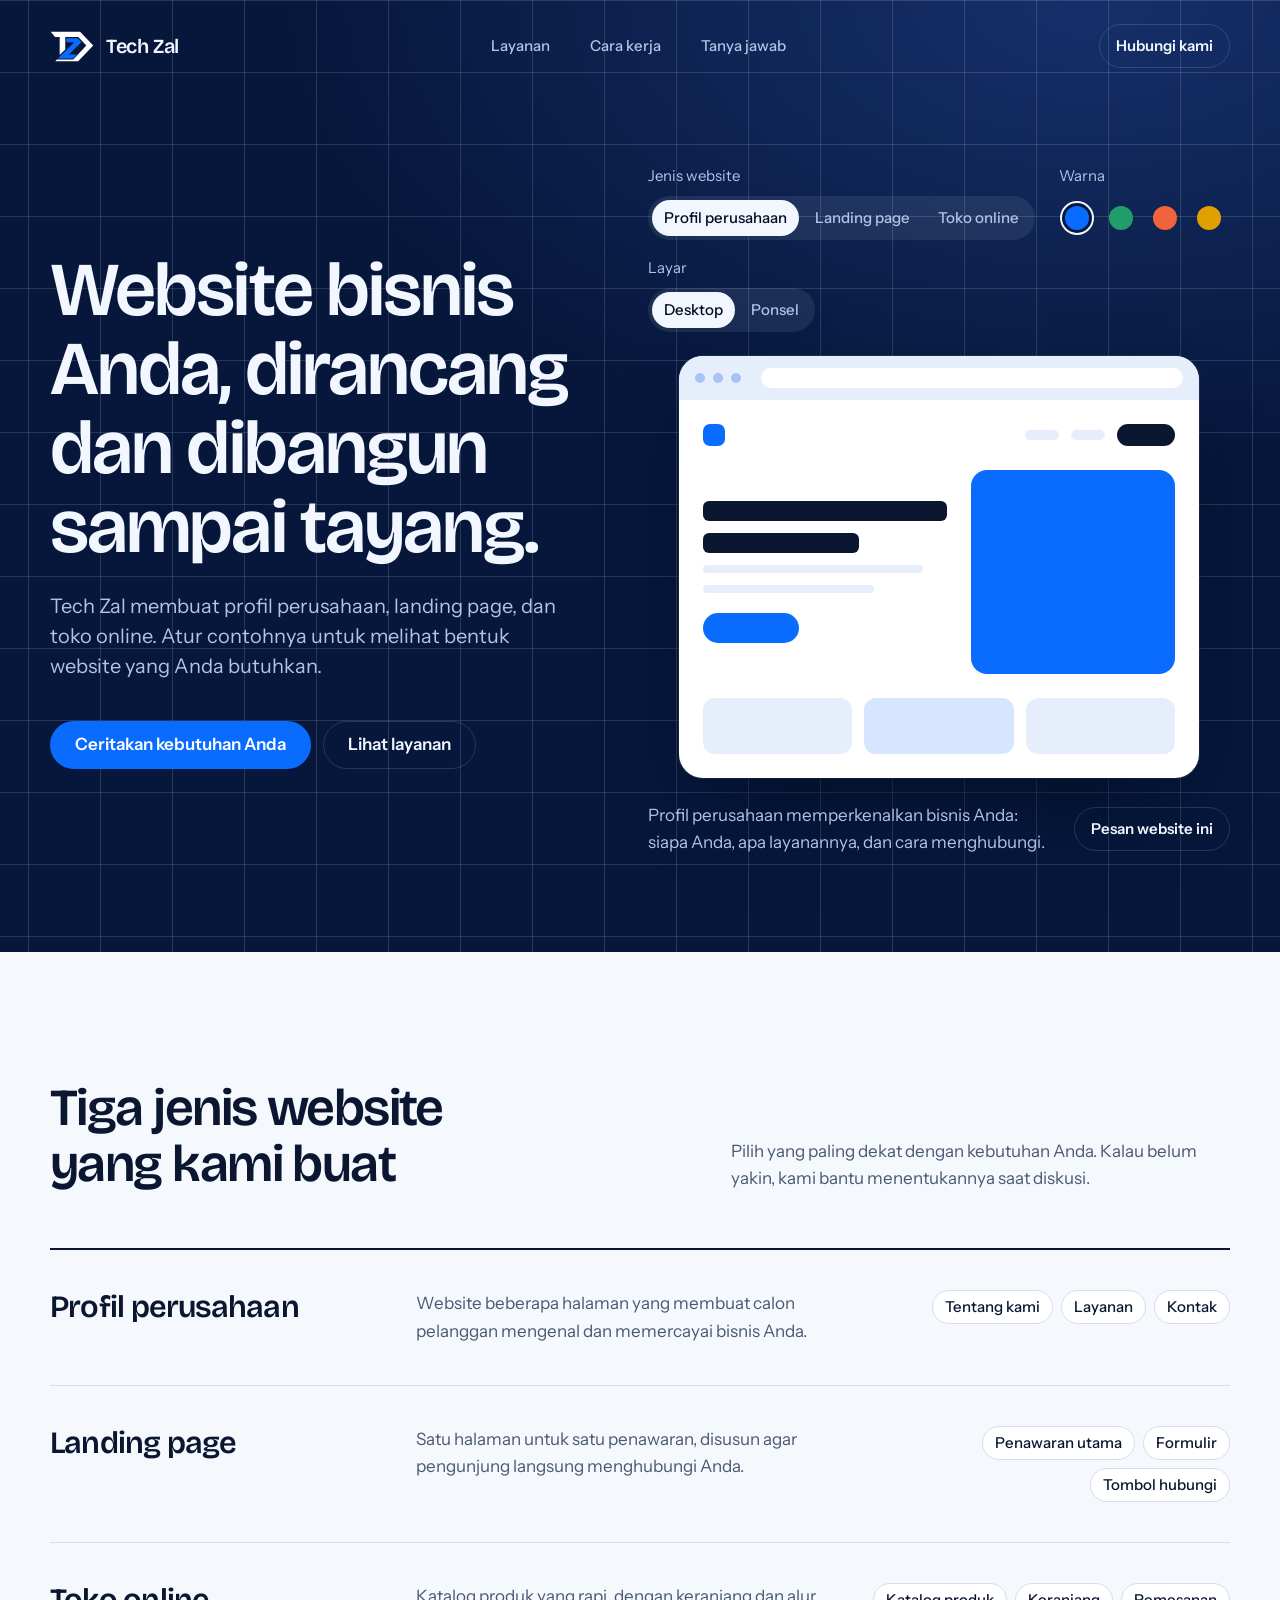
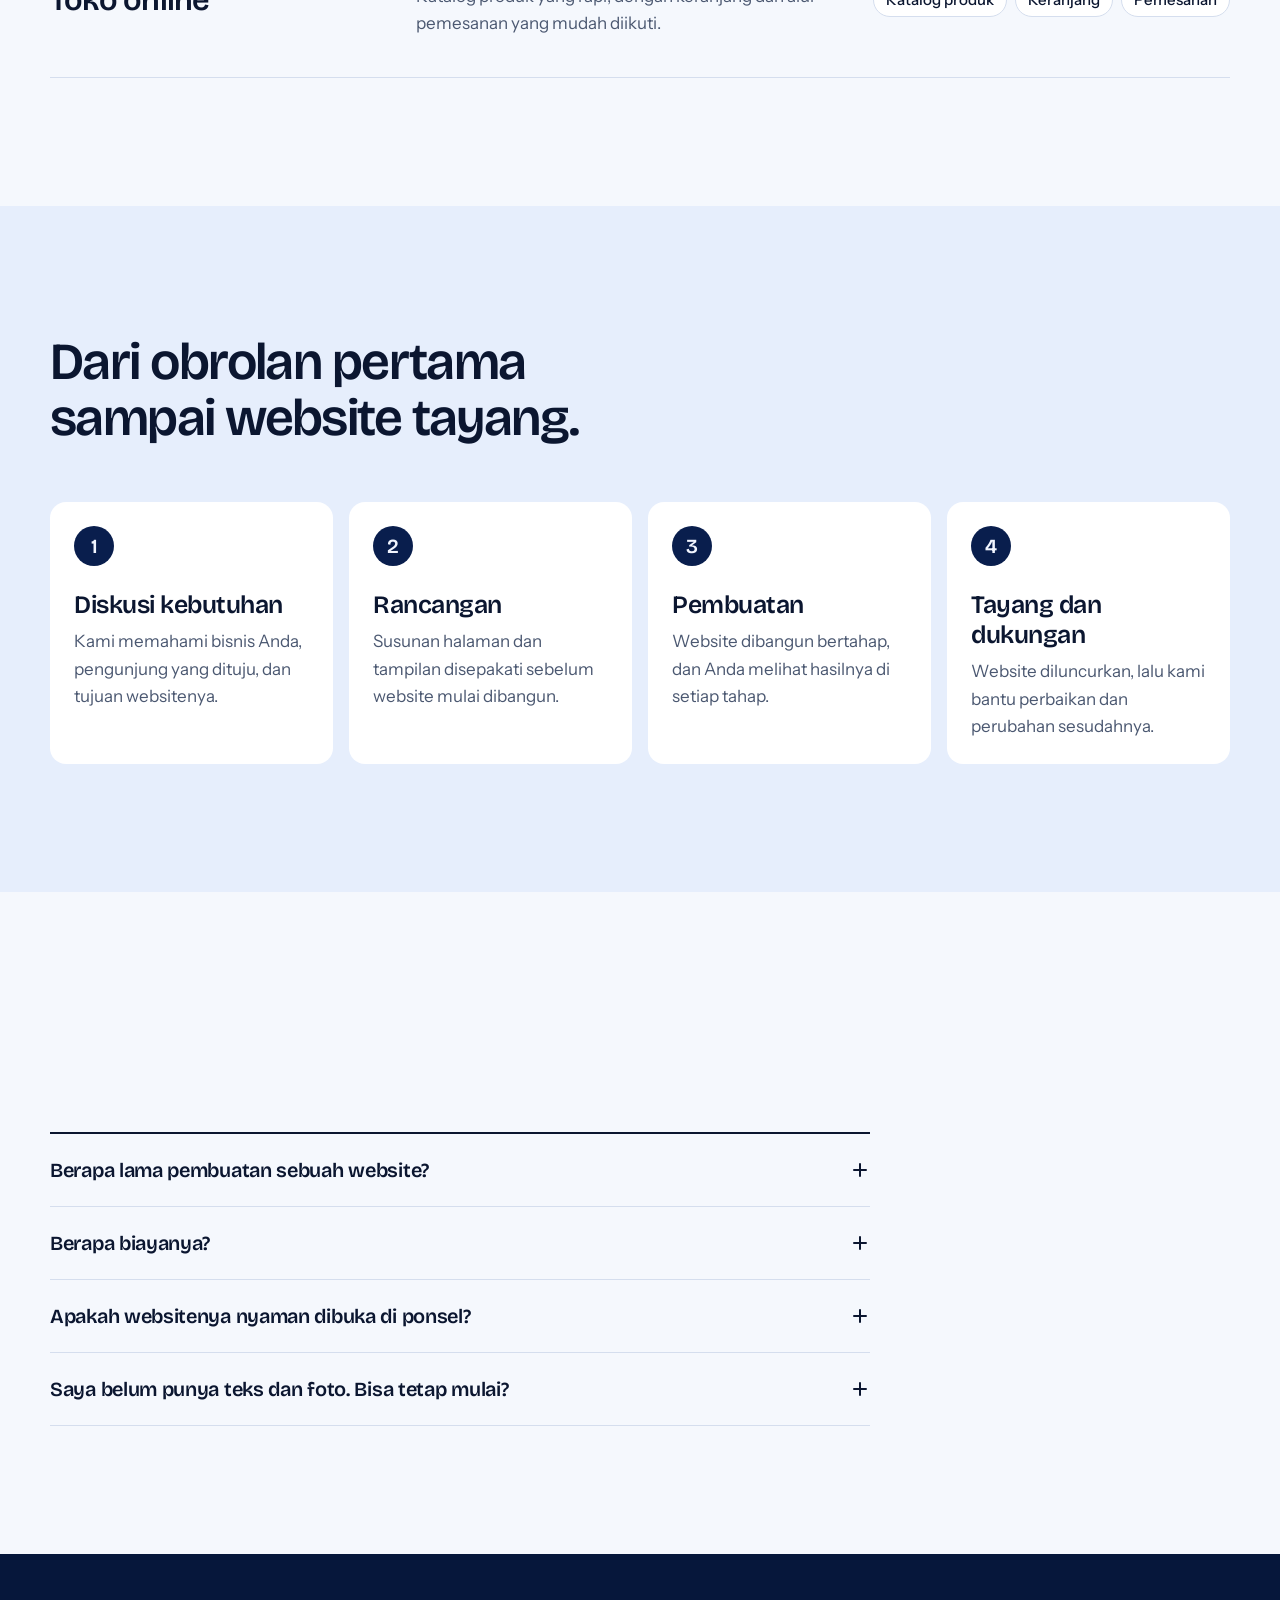
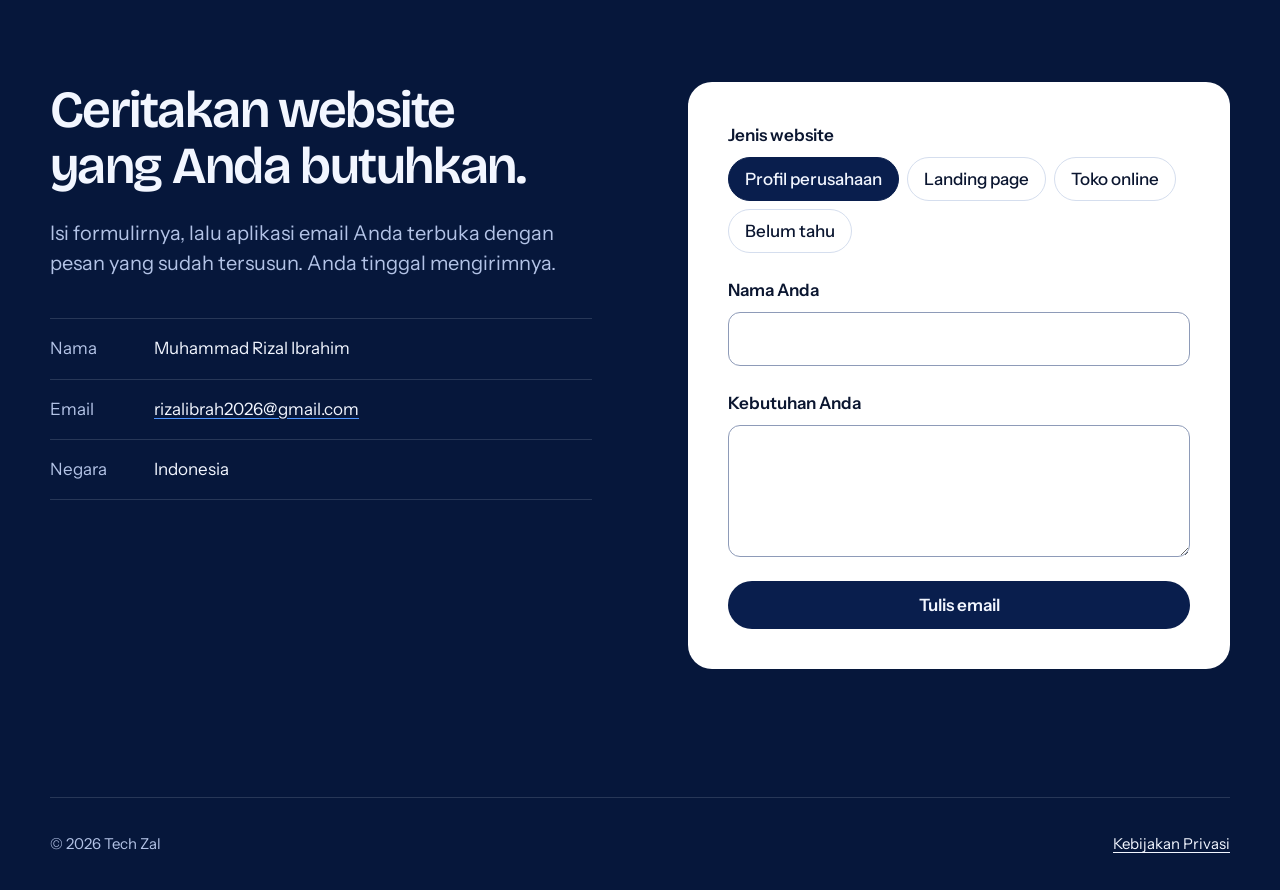
<file: index.html>
<!DOCTYPE html>
<html lang="id">
<head>
  <meta charset="UTF-8">
  <meta name="viewport" content="width=device-width, initial-scale=1.0">
  <title>Tech Zal — Jasa pembuatan website</title>
  <meta name="description" content="Tech Zal membuat website untuk bisnis: profil perusahaan, landing page, dan toko online, dari rancangan sampai tayang.">
  <meta name="theme-color" content="#06173b">
  <link rel="icon" type="image/svg+xml" href="data:image/svg+xml,%3Csvg xmlns=%22http://www.w3.org/2000/svg%22 viewBox=%2213 11.650 138 138%22%3E%3Cstyle%3E.t%7Bfill:%23091e4d%7D%40media%28prefers-color-scheme:dark%29%7B.t%7Bfill:%23fff%7D%7D%3C/style%3E%3Cpolygon class=%22t%22 points=%2215,33.8 107.5,33.8 149,77.8 101.5,127.5 29,127.5 34.5,121.8 85.8,121.8 127.2,77.8 101.8,50.7 60.7,50.7 60.7,90.3 43.2,107.2 43.2,50.7 28.5,50.7%22/%3E%3Cpolygon fill=%22%230a6cff%22 points=%2264,55 100.5,55 111.3,67 72.2,105.8 97.7,105.8 85.7,118.3 37.5,118.3 89.3,67.2 64,67.200%22/%3E%3C/svg%3E">
  <link rel="preconnect" href="https://fonts.googleapis.com">
  <link rel="preconnect" href="https://fonts.gstatic.com" crossorigin>
  <link href="https://fonts.googleapis.com/css2?family=Bricolage+Grotesque:opsz,wght@12..96,500..700&family=Instrument+Sans:wght@400;500;600&display=swap" rel="stylesheet">
  <style>
/* Tech Zal
   Token: biru tua dan biru terang dari logo Tech Zal,
   spasi kelipatan 8, skala huruf 1.25. */

:root {
  /* warna */
  --navy-200: #a9c3f5;
  --navy-400: #7fa6f2;
  --navy-500: #24407f;
  --navy-600: #16306b;
  --navy-700: #091e4d;
  --navy-800: #06173b;
  --navy-900: #030c20;
  --blue-deep: #0858d6;
  --blue: #0a6cff;
  --blue-bright: #4d94ff;
  --mist: #f5f8fd;
  --sky: #e6eefc;
  --white: #ffffff;
  --ink: #0b1630;
  --ink-muted: #4b5871;
  --on-dark: #f2f6ff;
  --on-dark-muted: #b3c3e6;
  --rule: #d5deee;
  --rule-dark: rgba(242, 246, 255, 0.14);

  /* huruf */
  --font-display: "Bricolage Grotesque", "Segoe UI", system-ui, sans-serif;
  --font-body: "Instrument Sans", "Segoe UI", system-ui, sans-serif;
  --text-sm: 0.9375rem;
  --text-base: 1.0625rem;
  --text-lg: 1.25rem;
  --text-xl: 1.5625rem;
  --text-2xl: 1.9375rem;
  --text-3xl: 2.4375rem;

  /* spasi */
  --space-1: 4px;
  --space-2: 8px;
  --space-3: 12px;
  --space-4: 16px;
  --space-6: 24px;
  --space-8: 40px;
  --space-10: 56px;
  --space-12: 72px;
  --space-14: 96px;
  --space-16: 128px;

  --radius-sm: 4px;
  --radius-md: 12px;
  --radius-lg: 16px;
  --radius-xl: 24px;
  --duration: 200ms;
  --shadow-window: 0 40px 80px -32px rgba(3, 12, 32, 0.8), 0 0 0 1px rgba(242, 246, 255, 0.08);
}

*,
*::before,
*::after {
  box-sizing: border-box;
}

html {
  scroll-behavior: smooth;
  -webkit-text-size-adjust: 100%;
}

body {
  margin: 0;
  background: var(--mist);
  color: var(--ink);
  font-family: var(--font-body);
  font-size: var(--text-base);
  line-height: 1.6;
  -webkit-font-smoothing: antialiased;
}

h1,
h2,
h3,
p,
ol,
ul,
dl,
dd,
figure {
  margin: 0;
}

ol,
ul {
  padding: 0;
  list-style: none;
}

a {
  color: inherit;
}

:focus-visible {
  outline: 2px solid var(--blue-bright);
  outline-offset: 3px;
  border-radius: var(--radius-sm);
}

.band :focus-visible {
  outline-color: var(--blue-deep);
}

.band-dark :focus-visible {
  outline-color: var(--blue-bright);
}

[id] {
  scroll-margin-top: var(--space-6);
}

.container {
  width: min(1180px, 100% - 48px);
  margin-inline: auto;
}

.skip-link {
  position: absolute;
  left: var(--space-4);
  top: -100px;
  z-index: 50;
  padding: var(--space-3) var(--space-4);
  background: var(--white);
  color: var(--ink);
  border-radius: var(--radius-sm);
}

.skip-link:focus {
  top: var(--space-4);
}

.visually-hidden {
  position: absolute;
  width: 1px;
  height: 1px;
  overflow: hidden;
  clip-path: inset(50%);
  white-space: nowrap;
}

/* ---------- Judul ---------- */

.display {
  font-family: var(--font-display);
  font-weight: 600;
  font-size: clamp(2.5rem, 1.1rem + 5.6vw, 4.75rem);
  line-height: 1.04;
  letter-spacing: -0.025em;
  text-wrap: balance;
}

.title {
  font-family: var(--font-display);
  font-weight: 600;
  font-size: clamp(1.9375rem, 1.3rem + 2.6vw, 3.25rem);
  line-height: 1.08;
  letter-spacing: -0.03em;
  text-wrap: balance;
}

.lede {
  font-size: var(--text-lg);
  line-height: 1.5;
  max-width: 32em;
}

.prose {
  max-width: 60ch;
  color: var(--ink-muted);
}

/* ---------- Tombol ---------- */

.button {
  display: inline-flex;
  align-items: center;
  justify-content: center;
  min-height: 48px;
  padding: 0 var(--space-6);
  border: 1px solid transparent;
  border-radius: 999px;
  font-family: var(--font-body);
  font-size: var(--text-base);
  font-weight: 600;
  text-decoration: none;
  cursor: pointer;
  transition: background-color var(--duration) ease-out, color var(--duration) ease-out,
    border-color var(--duration) ease-out;
}

.button-blue {
  background: var(--blue);
  color: #ffffff;
}

.button-blue:hover {
  background: #0058e0;
}

.button-ghost {
  border-color: var(--rule-dark);
  color: var(--on-dark);
}

.button-ghost:hover {
  border-color: var(--on-dark);
}

.button-compact {
  min-height: 44px;
  padding: 0 var(--space-4);
  font-size: var(--text-sm);
}

/* ---------- Kepala halaman ---------- */

.masthead {
  background-color: var(--navy-800);
  background-image:
    linear-gradient(var(--rule-dark) 1px, transparent 1px),
    linear-gradient(90deg, var(--rule-dark) 1px, transparent 1px),
    radial-gradient(90% 70% at 85% 0%, var(--navy-600), transparent 70%);
  background-size: 72px 72px, 72px 72px, 100% 100%;
  background-position: center top;
  color: var(--on-dark);
  overflow: hidden;
}

.nav {
  display: flex;
  align-items: center;
  justify-content: space-between;
  gap: var(--space-6);
  padding-block: var(--space-6);
}

.brand {
  display: inline-flex;
  align-items: center;
  gap: var(--space-3);
  min-height: 44px;
  font-family: var(--font-display);
  font-size: var(--text-lg);
  font-weight: 600;
  letter-spacing: -0.02em;
  text-decoration: none;
  white-space: nowrap;
}

.brand svg {
  flex: none;
}

.nav-links {
  display: none;
  gap: var(--space-8);
  font-size: var(--text-sm);
  font-weight: 500;
}

.nav-links a {
  display: inline-flex;
  align-items: center;
  min-height: 44px;
  color: var(--on-dark-muted);
  text-decoration: none;
  transition: color var(--duration) ease-out;
}

.nav-links a:hover {
  color: var(--on-dark);
}

@media (min-width: 860px) {
  .nav-links {
    display: flex;
  }
}

/* ---------- Hero ---------- */

.hero {
  display: grid;
  gap: var(--space-10);
  padding-block: var(--space-10) var(--space-12);
}

.hero-copy .lede {
  margin-top: var(--space-6);
  color: var(--on-dark-muted);
}

.hero-actions {
  display: flex;
  flex-wrap: wrap;
  gap: var(--space-3);
  margin-top: var(--space-8);
}

@media (min-width: 960px) {
  .hero {
    grid-template-columns: minmax(0, 0.95fr) minmax(0, 1.05fr);
    align-items: center;
    gap: var(--space-12);
    padding-block: var(--space-12) var(--space-14);
  }
}

/* Contoh website yang bisa diatur */

.demo {
  --accent: #0a6cff;
  --accent-soft: #d6e6ff;
  display: grid;
  gap: var(--space-6);
  min-width: 0;
}

.demo:has(#warna-hijau:checked) {
  --accent: #1f9d6b;
  --accent-soft: #cdeedd;
}

.demo:has(#warna-koral:checked) {
  --accent: #f0643c;
  --accent-soft: #fbd9cd;
}

.demo:has(#warna-emas:checked) {
  --accent: #e0a100;
  --accent-soft: #fbeabf;
}

.controls {
  display: flex;
  flex-wrap: wrap;
  gap: var(--space-4) var(--space-6);
}

.control {
  min-width: 0;
  margin: 0;
  padding: 0;
  border: 0;
}

.control legend {
  margin-bottom: var(--space-2);
  padding: 0;
  font-size: var(--text-sm);
  color: var(--on-dark-muted);
}

.segmented {
  display: inline-flex;
  flex-wrap: wrap;
  gap: var(--space-1);
  padding: var(--space-1);
  border-radius: 22px;
  background: rgba(242, 246, 255, 0.08);
}

.segmented label,
.swatches label {
  position: relative;
  cursor: pointer;
}

.segmented input,
.swatches input,
.chips input {
  position: absolute;
  inset: 0;
  width: 100%;
  height: 100%;
  margin: 0;
  opacity: 0;
  cursor: pointer;
}

.segmented span {
  display: inline-flex;
  align-items: center;
  min-height: 36px;
  padding: 0 var(--space-3);
  border-radius: 999px;
  font-size: var(--text-sm);
  font-weight: 500;
  color: var(--on-dark-muted);
  transition: background-color var(--duration) ease-out, color var(--duration) ease-out;
}

.segmented label:hover span {
  color: var(--on-dark);
}

.segmented input:checked + span {
  background: var(--on-dark);
  color: var(--navy-900);
}

.segmented input:focus-visible + span,
.swatches input:focus-visible + span {
  outline: 2px solid var(--blue-bright);
  outline-offset: 3px;
}

.swatches {
  display: inline-flex;
  gap: var(--space-2);
  padding-block: var(--space-1);
}

.swatches label {
  display: grid;
  place-items: center;
  width: 36px;
  height: 36px;
}

.swatches span {
  width: 24px;
  height: 24px;
  border-radius: 50%;
  background: var(--swatch);
  transition: box-shadow var(--duration) ease-out;
}

.swatches input:checked + span {
  box-shadow: 0 0 0 3px var(--navy-800), 0 0 0 5px var(--on-dark);
}

.stage {
  display: grid;
  place-items: center;
  min-height: 340px;
}

.window {
  width: 100%;
  max-width: 520px;
  background: var(--white);
  border-radius: var(--radius-xl);
  box-shadow: var(--shadow-window);
  overflow: hidden;
  transition: max-width 320ms ease-out;
}

.demo:has(#layar-ponsel:checked) .window {
  max-width: 248px;
}

.window-bar {
  display: flex;
  align-items: center;
  gap: var(--space-2);
  padding: var(--space-3) var(--space-4);
  background: var(--sky);
}

.window-dot {
  width: 10px;
  height: 10px;
  border-radius: 50%;
  background: var(--navy-200);
}

.window-address {
  flex: 1;
  height: 20px;
  margin-left: var(--space-3);
  border-radius: 999px;
  background: var(--white);
}

.window-body {
  container-type: inline-size;
  padding: var(--space-6);
}

.mock {
  display: none;
  gap: var(--space-6);
}

.mock-profil {
  display: grid;
}

.demo:has(#jenis-landing:checked) .mock-profil,
.demo:has(#jenis-toko:checked) .mock-profil {
  display: none;
}

.demo:has(#jenis-landing:checked) .mock-landing,
.demo:has(#jenis-toko:checked) .mock-toko {
  display: grid;
}

.mock-row {
  display: flex;
  align-items: center;
  gap: var(--space-3);
}

.mock-main {
  display: grid;
  grid-template-columns: 1.2fr 1fr;
  gap: var(--space-6);
  align-items: center;
}

.mock-stack {
  display: grid;
  gap: var(--space-3);
  justify-items: start;
}

.mock-center {
  display: grid;
  gap: var(--space-3);
  justify-items: center;
  padding-block: var(--space-4);
}

.mock-tiles {
  display: grid;
  grid-template-columns: repeat(3, 1fr);
  gap: var(--space-3);
}

.mock-product {
  display: grid;
  gap: var(--space-2);
}

@container (max-width: 240px) {
  .mock-main {
    grid-template-columns: 1fr;
  }

  .mock-tiles {
    grid-template-columns: repeat(2, 1fr);
  }

  .piece-link {
    display: none;
  }
}

.piece {
  display: block;
  height: 10px;
  border-radius: 999px;
  background-color: var(--sky);
  outline: 1.5px dashed transparent;
  outline-offset: -1.5px;
  animation: build 600ms ease-out backwards;
  animation-delay: calc(120ms + var(--i, 0) * 110ms);
  transition: background-color var(--duration) ease-out;
}

.piece-logo {
  width: 22px;
  height: 22px;
  border-radius: 7px;
  background-color: var(--accent);
}

.piece-link {
  width: 34px;
}

.piece-push {
  margin-left: auto;
}

.piece-chip {
  width: 58px;
  height: 22px;
  background-color: var(--ink);
}

.piece-head {
  width: 100%;
  height: 20px;
  border-radius: 6px;
  background-color: var(--ink);
}

.piece-head-short {
  width: 64%;
}

.piece-text {
  width: 90%;
  height: 8px;
}

.piece-text-short {
  width: 70%;
}

.piece-cta {
  width: 96px;
  height: 30px;
  margin-top: var(--space-2);
  background-color: var(--accent);
}

.piece-art {
  width: 100%;
  height: auto;
  aspect-ratio: 1 / 1;
  border-radius: var(--radius-lg);
  background-color: var(--accent);
}

.piece-tile {
  height: 56px;
  border-radius: var(--radius-md);
}

.piece-soft {
  background-color: var(--accent-soft);
}

.piece-band {
  height: 72px;
  border-radius: var(--radius-md);
  background-color: var(--accent-soft);
}

.piece-photo {
  height: auto;
  aspect-ratio: 4 / 3;
  border-radius: var(--radius-md);
  background-color: var(--accent-soft);
}

.piece-price {
  width: 40%;
  height: 8px;
  background-color: var(--accent);
}

@keyframes build {
  from {
    background-color: transparent;
    outline-color: var(--navy-400);
  }
}

.demo-foot {
  display: flex;
  flex-wrap: wrap;
  align-items: center;
  justify-content: space-between;
  gap: var(--space-4);
}

.demo-note {
  display: none;
  flex: 1 1 16rem;
  max-width: 30em;
  color: var(--on-dark-muted);
}

.demo-note-profil {
  display: block;
}

.demo:has(#jenis-landing:checked) .demo-note-profil,
.demo:has(#jenis-toko:checked) .demo-note-profil {
  display: none;
}

.demo:has(#jenis-landing:checked) .demo-note-landing,
.demo:has(#jenis-toko:checked) .demo-note-toko {
  display: block;
}

/* ---------- Bagian ---------- */

.band {
  padding-block: var(--space-12);
}

.band-tint {
  background: var(--sky);
}

.band-dark {
  background: var(--navy-800);
  color: var(--on-dark);
}

@media (min-width: 960px) {
  .band {
    padding-block: var(--space-16);
  }
}

.band-head {
  display: grid;
  gap: var(--space-4);
  margin-bottom: var(--space-10);
}

@media (min-width: 960px) {
  .band-head {
    grid-template-columns: minmax(0, 1.1fr) minmax(0, 0.9fr);
    gap: var(--space-12);
    align-items: end;
  }
}

/* Layanan */

.services {
  border-top: 2px solid var(--ink);
}

.service {
  display: grid;
  gap: var(--space-4);
  padding-block: var(--space-8);
  border-bottom: 1px solid var(--rule);
}

.service h3 {
  font-family: var(--font-display);
  font-size: var(--text-2xl);
  font-weight: 600;
  line-height: 1.1;
  letter-spacing: -0.025em;
}

.service p {
  color: var(--ink-muted);
}

.tags {
  display: flex;
  flex-wrap: wrap;
  gap: var(--space-2);
}

.tags li {
  padding: var(--space-1) var(--space-3);
  border: 1px solid var(--rule);
  border-radius: 999px;
  background: var(--white);
  font-size: var(--text-sm);
  font-weight: 500;
}

@media (min-width: 860px) {
  .service {
    grid-template-columns: minmax(0, 0.8fr) minmax(0, 1fr) minmax(0, 0.9fr);
    gap: var(--space-8);
    align-items: start;
  }

  .tags {
    justify-content: flex-end;
  }
}

/* Cara kerja */

.steps {
  display: grid;
  gap: var(--space-4);
  counter-reset: step;
}

.step {
  padding: var(--space-6);
  background: var(--white);
  border-radius: var(--radius-lg);
  counter-increment: step;
}

.step::before {
  content: counter(step);
  display: grid;
  place-items: center;
  width: 40px;
  height: 40px;
  border-radius: 50%;
  background: var(--navy-700);
  color: var(--on-dark);
  font-family: var(--font-display);
  font-size: var(--text-lg);
  font-weight: 600;
}

.step h3 {
  margin-top: var(--space-6);
  font-family: var(--font-display);
  font-size: var(--text-xl);
  font-weight: 600;
  line-height: 1.2;
  letter-spacing: -0.02em;
}

.step p {
  margin-top: var(--space-2);
  color: var(--ink-muted);
}

@media (min-width: 640px) {
  .steps {
    grid-template-columns: repeat(2, minmax(0, 1fr));
  }
}

@media (min-width: 1040px) {
  .steps {
    grid-template-columns: repeat(4, minmax(0, 1fr));
  }
}

/* Tanya jawab */

.faq {
  max-width: 820px;
  border-top: 2px solid var(--ink);
}

.faq details {
  border-bottom: 1px solid var(--rule);
}

.faq summary {
  display: flex;
  align-items: center;
  justify-content: space-between;
  gap: var(--space-6);
  min-height: 72px;
  padding-block: var(--space-4);
  font-family: var(--font-display);
  font-size: var(--text-lg);
  font-weight: 600;
  line-height: 1.25;
  letter-spacing: -0.015em;
  list-style: none;
  cursor: pointer;
  transition: color var(--duration) ease-out;
}

.faq summary::-webkit-details-marker {
  display: none;
}

.faq summary:hover {
  color: var(--blue-deep);
}

.faq summary svg {
  flex: none;
  transition: transform var(--duration) ease-out;
}

.faq details[open] summary svg {
  transform: rotate(45deg);
}

.faq details p {
  max-width: 60ch;
  padding-bottom: var(--space-6);
  color: var(--ink-muted);
}

/* Kontak */

.contact {
  display: grid;
  gap: var(--space-10);
}

.contact .lede {
  margin-top: var(--space-6);
  color: var(--on-dark-muted);
}

.contact-list {
  margin-top: var(--space-8);
  border-top: 1px solid var(--rule-dark);
}

.contact-row {
  display: grid;
  grid-template-columns: 5.5rem minmax(0, 1fr);
  gap: var(--space-4);
  padding-block: var(--space-4);
  border-bottom: 1px solid var(--rule-dark);
}

.contact-row dt {
  color: var(--on-dark-muted);
}

.contact-row dd {
  overflow-wrap: anywhere;
}

.contact-row a {
  text-decoration-color: var(--blue-bright);
  text-underline-offset: 0.2em;
  transition: color var(--duration) ease-out;
}

.contact-row a:hover {
  color: var(--blue-bright);
}

@media (min-width: 960px) {
  .contact {
    grid-template-columns: minmax(0, 1fr) minmax(0, 1fr);
    gap: var(--space-14);
    align-items: start;
  }
}

.brief {
  display: grid;
  gap: var(--space-6);
  padding: var(--space-6);
  background: var(--white);
  color: var(--ink);
  border-radius: var(--radius-xl);
}

.brief :focus-visible {
  outline-color: var(--blue-deep);
}

.brief fieldset {
  min-width: 0;
  margin: 0;
  padding: 0;
  border: 0;
}

.brief legend,
.field label {
  display: block;
  margin-bottom: var(--space-2);
  padding: 0;
  font-weight: 600;
}

.chips {
  display: flex;
  flex-wrap: wrap;
  gap: var(--space-2);
}

.chips label {
  position: relative;
  cursor: pointer;
}

.chips span {
  display: inline-flex;
  align-items: center;
  min-height: 44px;
  padding: 0 var(--space-4);
  border: 1px solid var(--rule);
  border-radius: 999px;
  font-weight: 500;
  transition: background-color var(--duration) ease-out, color var(--duration) ease-out,
    border-color var(--duration) ease-out;
}

.chips label:hover span {
  border-color: var(--navy-700);
}

.chips input:checked + span {
  background: var(--navy-700);
  border-color: var(--navy-700);
  color: var(--on-dark);
}

.chips input:focus-visible + span {
  outline: 2px solid var(--blue-deep);
  outline-offset: 3px;
}

.field input,
.field textarea {
  display: block;
  width: 100%;
  padding: var(--space-3) var(--space-4);
  border: 1px solid #8e9bb8;
  border-radius: var(--radius-md);
  background: var(--white);
  color: var(--ink);
  font: inherit;
  transition: border-color var(--duration) ease-out;
}

.field input {
  min-height: 48px;
}

.field textarea {
  min-height: 132px;
  resize: vertical;
}

.field input:hover,
.field textarea:hover {
  border-color: var(--navy-700);
}

.field [aria-invalid="true"] {
  border-color: #b3261e;
}

.field-error {
  margin-top: var(--space-2);
  font-size: var(--text-sm);
  color: #b3261e;
}

.field-error:empty {
  display: none;
}

.button-navy {
  background: var(--navy-700);
  color: var(--on-dark);
}

.button-navy:hover {
  background: var(--navy-500);
}

.brief-status {
  color: var(--ink-muted);
}

.brief-status:empty {
  display: none;
}

@media (min-width: 640px) {
  .brief {
    padding: var(--space-8);
  }
}

.text-link {
  color: var(--blue-deep);
  text-underline-offset: 0.2em;
  transition: color var(--duration) ease-out;
}

.text-link:hover {
  color: var(--navy-700);
}

/* ---------- Kaki halaman ---------- */

.footer {
  background: var(--navy-800);
  color: var(--on-dark-muted);
  font-size: var(--text-sm);
}

.footer-inner {
  display: flex;
  flex-wrap: wrap;
  align-items: center;
  justify-content: space-between;
  gap: var(--space-2) var(--space-6);
  padding-block: var(--space-6);
  border-top: 1px solid var(--rule-dark);
}

.footer a {
  display: inline-flex;
  align-items: center;
  min-height: 44px;
  color: var(--on-dark);
  text-underline-offset: 0.2em;
  transition: color var(--duration) ease-out;
}

.footer a:hover {
  color: var(--blue-bright);
}

/* ---------- Halaman kebijakan ---------- */

.page-head {
  padding-block: var(--space-10) var(--space-12);
}

.page-head .display {
  font-size: clamp(2.4375rem, 1.4rem + 4vw, 3.8125rem);
}

.page-head p {
  margin-top: var(--space-4);
  color: var(--on-dark-muted);
}

.policy {
  max-width: 68ch;
  counter-reset: clause;
}

.policy h2 {
  margin-top: var(--space-10);
  padding-top: var(--space-6);
  border-top: 1px solid var(--rule);
  font-family: var(--font-display);
  font-size: var(--text-xl);
  font-weight: 600;
  line-height: 1.2;
  letter-spacing: -0.02em;
  counter-increment: clause;
}

.policy h2::before {
  content: counter(clause) ". ";
  color: var(--blue-deep);
}

.policy h2:first-child {
  margin-top: 0;
  padding-top: 0;
  border-top: 0;
}

.policy p {
  margin-top: var(--space-3);
  color: var(--ink-muted);
}

.policy .back {
  margin-top: var(--space-10);
}

/* ---------- Animasi interaksi ---------- */

:root {
  --ease-out: cubic-bezier(0.22, 1, 0.36, 1);
}

/* Masuk halaman: teks hero lalu contoh website, berurutan */

.hero-copy > *,
.demo {
  animation: rise 800ms var(--ease-out) backwards;
}

.hero-copy > :nth-child(2) { animation-delay: 90ms; }
.hero-copy > :nth-child(3) { animation-delay: 180ms; }
.demo { animation-delay: 260ms; }

@keyframes rise {
  from {
    opacity: 0;
    transform: translateY(18px);
  }
}

/* Muncul saat digulir (kelas dipasang oleh skrip di akhir halaman) */

.reveal.reveal {
  opacity: 0;
  transform: translateY(20px);
  transition: opacity 700ms var(--ease-out), transform 700ms var(--ease-out);
  transition-delay: calc(var(--order, 0) * 80ms);
}

.reveal.reveal.is-visible {
  opacity: 1;
  transform: none;
}

/* Tombol dan pilihan: terangkat saat disorot, menekan saat diklik */

.button {
  transition: background-color var(--duration) ease-out, color var(--duration) ease-out,
    border-color var(--duration) ease-out, transform var(--duration) var(--ease-out),
    box-shadow var(--duration) ease-out;
}

.button:hover {
  transform: translateY(-2px);
}

.button-blue:hover {
  box-shadow: 0 10px 26px -8px rgba(10, 108, 255, 0.75);
}

.button-navy:hover {
  box-shadow: 0 10px 24px -12px rgba(9, 30, 77, 0.7);
}

.button:active {
  transform: translateY(0) scale(0.97);
  transition-duration: 80ms;
}

.segmented span,
.chips span {
  transition: background-color 260ms var(--ease-out), color 260ms var(--ease-out),
    border-color 260ms var(--ease-out), transform var(--duration) var(--ease-out);
}

.segmented label:active span,
.chips label:active span {
  transform: scale(0.95);
}

.swatches span {
  transition: box-shadow 260ms var(--ease-out), transform var(--duration) var(--ease-out);
}

.swatches label:hover span {
  transform: scale(1.15);
}

.swatches label:active span {
  transform: scale(0.92);
}

/* Navigasi: garis bawah tumbuh dari kiri */

.nav-links a {
  position: relative;
}

.nav-links a::after {
  content: "";
  position: absolute;
  left: 0;
  right: 0;
  bottom: 8px;
  height: 1.5px;
  background: var(--blue-bright);
  transform: scaleX(0);
  transform-origin: left;
  transition: transform 320ms var(--ease-out);
}

.nav-links a:hover::after,
.nav-links a:focus-visible::after {
  transform: scaleX(1);
}

/* Contoh website: jendela dan keterangan berganti dengan halus */

.window {
  transition: max-width 520ms var(--ease-out), border-radius 520ms var(--ease-out);
}

.demo:has(#layar-ponsel:checked) .window {
  border-radius: 30px;
}

.piece {
  transition: background-color 420ms var(--ease-out);
}

.demo-note {
  animation: note-in 420ms var(--ease-out);
}

@keyframes note-in {
  from {
    opacity: 0;
    transform: translateY(6px);
  }
}

/* Baris layanan dan kartu langkah */

.service h3 {
  transition: transform 320ms var(--ease-out), color 320ms var(--ease-out);
}

.service:hover h3 {
  color: var(--blue-deep);
  transform: translateX(6px);
}

.tags li {
  transition: border-color 320ms var(--ease-out), background-color 320ms var(--ease-out);
}

.service:hover .tags li {
  border-color: var(--navy-200);
  background: var(--sky);
}

.step {
  transition: transform 320ms var(--ease-out), box-shadow 320ms var(--ease-out);
}

.step:hover {
  transform: translateY(-4px);
  box-shadow: 0 18px 32px -22px rgba(9, 30, 77, 0.55);
}

/* Tanya jawab: membuka dan menutup dengan tinggi yang bergerak */

@supports (interpolate-size: allow-keywords) {
  .faq {
    interpolate-size: allow-keywords;
  }

  .faq details::details-content {
    block-size: 0;
    overflow: clip;
    transition: block-size 380ms var(--ease-out), content-visibility 380ms allow-discrete;
  }

  .faq details[open]::details-content {
    block-size: auto;
  }
}

.faq details[open] p {
  animation: answer-in 380ms var(--ease-out);
}

@keyframes answer-in {
  from {
    opacity: 0;
    transform: translateY(-6px);
  }
}

.faq summary svg {
  transition: transform 320ms var(--ease-out);
}

/* Formulir: fokus, pesan kesalahan, dan status */

.field input,
.field textarea {
  transition: border-color var(--duration) ease-out, box-shadow 260ms var(--ease-out);
}

.field input:focus,
.field textarea:focus {
  outline: none;
  border-color: var(--blue-deep);
  box-shadow: 0 0 0 4px rgba(10, 108, 255, 0.22);
}

.field [aria-invalid="true"]:focus {
  border-color: #b3261e;
  box-shadow: 0 0 0 4px rgba(179, 38, 30, 0.18);
}

.field-error:not(:empty),
.brief-status:not(:empty) {
  animation: answer-in 280ms var(--ease-out);
}

.field [aria-invalid="true"] {
  animation: nudge 320ms ease-out;
}

@keyframes nudge {
  30% { transform: translateX(-5px); }
  60% { transform: translateX(4px); }
}

/* ---------- Gerak ---------- */

@media (prefers-reduced-motion: reduce) {
  html {
    scroll-behavior: auto;
  }

  *,
  *::before,
  *::after {
    animation: none !important;
    transition: none !important;
  }

  .reveal.reveal {
    opacity: 1;
    transform: none;
  }

  .button:hover,
  .step:hover,
  .service:hover h3,
  .swatches label:hover span {
    transform: none;
  }

  .piece {
    animation: none;
    transition: none;
  }

  .window,
  .segmented span,
  .swatches span,
  .chips span,
  .faq summary,
  .faq summary svg,
  .field input,
  .field textarea {
    transition: none;
  }

  .button,
  .nav-links a,
  .text-link,
  .contact-row a,
  .footer a {
    transition: none;
  }
}
  </style>
</head>
<body>
  <a class="skip-link" href="#konten">Langsung ke konten</a>

  <header class="masthead">
    <div class="container">
      <nav class="nav" aria-label="Navigasi utama">
        <a class="brand" href="index.html" aria-label="Tech Zal, beranda">
          <svg class="brand-mark" width="44" height="31" viewBox="13 31.8 138 97.7" aria-hidden="true">
            <polygon fill="#ffffff" points="15,33.8 107.5,33.8 149,77.8 101.5,127.5 29,127.5 34.5,121.8 85.8,121.8 127.2,77.8 101.8,50.7 60.7,50.7 60.7,90.3 43.2,107.2 43.2,50.7 28.5,50.7"/>
            <polygon fill="#0a6cff" points="64,55 100.5,55 111.3,67 72.2,105.8 97.7,105.8 85.7,118.3 37.5,118.3 89.3,67.2 64,67.200"/>
          </svg>
          <span>Tech Zal</span>
        </a>
        <div class="nav-links">
          <a href="#layanan">Layanan</a>
          <a href="#cara-kerja">Cara kerja</a>
          <a href="#tanya-jawab">Tanya jawab</a>
        </div>
        <a class="button button-ghost button-compact" href="#kontak">Hubungi kami</a>
      </nav>

      <div class="hero">
        <div class="hero-copy">
          <h1 class="display">Website bisnis Anda, dirancang dan dibangun sampai tayang.</h1>
          <p class="lede">
            Tech Zal membuat profil perusahaan, landing page, dan toko online.
            Atur contohnya untuk melihat bentuk website yang Anda butuhkan.
          </p>
          <div class="hero-actions">
            <a class="button button-blue" href="#kontak">Ceritakan kebutuhan Anda</a>
            <a class="button button-ghost" href="#layanan">Lihat layanan</a>
          </div>
        </div>

        <div class="demo" data-demo>
          <div class="controls">
            <fieldset class="control">
              <legend>Jenis website</legend>
              <div class="segmented">
                <label><input type="radio" name="demo-jenis" id="jenis-profil" value="Profil perusahaan" checked><span>Profil perusahaan</span></label>
                <label><input type="radio" name="demo-jenis" id="jenis-landing" value="Landing page"><span>Landing page</span></label>
                <label><input type="radio" name="demo-jenis" id="jenis-toko" value="Toko online"><span>Toko online</span></label>
              </div>
            </fieldset>
            <fieldset class="control">
              <legend>Warna</legend>
              <div class="swatches">
                <label><input type="radio" name="demo-warna" id="warna-biru" aria-label="Biru" checked><span style="--swatch:#0a6cff"></span></label>
                <label><input type="radio" name="demo-warna" id="warna-hijau" aria-label="Hijau"><span style="--swatch:#1f9d6b"></span></label>
                <label><input type="radio" name="demo-warna" id="warna-koral" aria-label="Koral"><span style="--swatch:#f0643c"></span></label>
                <label><input type="radio" name="demo-warna" id="warna-emas" aria-label="Emas"><span style="--swatch:#e0a100"></span></label>
              </div>
            </fieldset>
            <fieldset class="control">
              <legend>Layar</legend>
              <div class="segmented">
                <label><input type="radio" name="demo-layar" id="layar-desktop" checked><span>Desktop</span></label>
                <label><input type="radio" name="demo-layar" id="layar-ponsel"><span>Ponsel</span></label>
              </div>
            </fieldset>
          </div>

          <div class="stage">
            <div class="window" role="img" aria-label="Pratinjau tata letak contoh website">
              <div class="window-bar">
                <span class="window-dot"></span>
                <span class="window-dot"></span>
                <span class="window-dot"></span>
                <span class="window-address"></span>
              </div>
              <div class="window-body">
                <div class="mock mock-profil">
                  <div class="mock-row">
                    <span class="piece piece-logo" style="--i:0"></span>
                    <span class="piece piece-link piece-push" style="--i:1"></span>
                    <span class="piece piece-link" style="--i:1"></span>
                    <span class="piece piece-chip" style="--i:2"></span>
                  </div>
                  <div class="mock-main">
                    <div class="mock-stack">
                      <span class="piece piece-head" style="--i:3"></span>
                      <span class="piece piece-head piece-head-short" style="--i:4"></span>
                      <span class="piece piece-text" style="--i:5"></span>
                      <span class="piece piece-text piece-text-short" style="--i:5"></span>
                      <span class="piece piece-cta" style="--i:7"></span>
                    </div>
                    <span class="piece piece-art" style="--i:6"></span>
                  </div>
                  <div class="mock-tiles">
                    <span class="piece piece-tile" style="--i:8"></span>
                    <span class="piece piece-tile piece-soft" style="--i:9"></span>
                    <span class="piece piece-tile" style="--i:10"></span>
                  </div>
                </div>

                <div class="mock mock-landing">
                  <div class="mock-row">
                    <span class="piece piece-logo" style="--i:0"></span>
                    <span class="piece piece-chip piece-push" style="--i:1"></span>
                  </div>
                  <div class="mock-center">
                    <span class="piece piece-head" style="--i:2; width:82%"></span>
                    <span class="piece piece-head" style="--i:3; width:54%"></span>
                    <span class="piece piece-text" style="--i:4; width:62%"></span>
                    <span class="piece piece-cta" style="--i:5; width:128px; height:36px"></span>
                  </div>
                  <span class="piece piece-band" style="--i:6"></span>
                  <div class="mock-tiles">
                    <span class="piece piece-tile" style="--i:7"></span>
                    <span class="piece piece-tile" style="--i:8"></span>
                    <span class="piece piece-tile" style="--i:9"></span>
                  </div>
                </div>

                <div class="mock mock-toko">
                  <div class="mock-row">
                    <span class="piece piece-logo" style="--i:0"></span>
                    <span class="piece piece-link piece-push" style="--i:1"></span>
                    <span class="piece piece-link" style="--i:1"></span>
                    <span class="piece piece-chip" style="--i:2"></span>
                  </div>
                  <div class="mock-tiles">
                    <span class="mock-product"><span class="piece piece-photo" style="--i:3"></span><span class="piece piece-text" style="--i:4"></span><span class="piece piece-price" style="--i:4"></span></span>
                    <span class="mock-product"><span class="piece piece-photo" style="--i:4"></span><span class="piece piece-text" style="--i:5"></span><span class="piece piece-price" style="--i:5"></span></span>
                    <span class="mock-product"><span class="piece piece-photo" style="--i:5"></span><span class="piece piece-text" style="--i:6"></span><span class="piece piece-price" style="--i:6"></span></span>
                    <span class="mock-product"><span class="piece piece-photo" style="--i:6"></span><span class="piece piece-text" style="--i:7"></span><span class="piece piece-price" style="--i:7"></span></span>
                    <span class="mock-product"><span class="piece piece-photo" style="--i:7"></span><span class="piece piece-text" style="--i:8"></span><span class="piece piece-price" style="--i:8"></span></span>
                    <span class="mock-product"><span class="piece piece-photo" style="--i:8"></span><span class="piece piece-text" style="--i:9"></span><span class="piece piece-price" style="--i:9"></span></span>
                  </div>
                </div>
              </div>
            </div>
          </div>

          <div class="demo-foot">
            <p class="demo-note demo-note-profil">Profil perusahaan memperkenalkan bisnis Anda: siapa Anda, apa layanannya, dan cara menghubungi.</p>
            <p class="demo-note demo-note-landing">Landing page adalah satu halaman dengan satu tujuan: pengunjung menghubungi Anda atau mengisi formulir.</p>
            <p class="demo-note demo-note-toko">Toko online menampilkan katalog produk, lengkap dengan keranjang dan alur pemesanan.</p>
            <a class="button button-ghost button-compact" href="#kontak" data-carry>Pesan website ini</a>
          </div>
        </div>
      </div>
    </div>
  </header>

  <main id="konten">
    <section id="layanan" class="band" aria-labelledby="judul-layanan">
      <div class="container">
        <div class="band-head">
          <h2 id="judul-layanan" class="title">Tiga jenis website yang kami buat</h2>
          <p class="prose">
            Pilih yang paling dekat dengan kebutuhan Anda. Kalau belum yakin,
            kami bantu menentukannya saat diskusi.
          </p>
        </div>
        <ul class="services">
          <li class="service">
            <h3>Profil perusahaan</h3>
            <p>Website beberapa halaman yang membuat calon pelanggan mengenal dan memercayai bisnis Anda.</p>
            <ul class="tags" aria-label="Isi profil perusahaan">
              <li>Tentang kami</li>
              <li>Layanan</li>
              <li>Kontak</li>
            </ul>
          </li>
          <li class="service">
            <h3>Landing page</h3>
            <p>Satu halaman untuk satu penawaran, disusun agar pengunjung langsung menghubungi Anda.</p>
            <ul class="tags" aria-label="Isi landing page">
              <li>Penawaran utama</li>
              <li>Formulir</li>
              <li>Tombol hubungi</li>
            </ul>
          </li>
          <li class="service">
            <h3>Toko online</h3>
            <p>Katalog produk yang rapi, dengan keranjang dan alur pemesanan yang mudah diikuti.</p>
            <ul class="tags" aria-label="Isi toko online">
              <li>Katalog produk</li>
              <li>Keranjang</li>
              <li>Pemesanan</li>
            </ul>
          </li>
        </ul>
      </div>
    </section>

    <section id="cara-kerja" class="band band-tint" aria-labelledby="judul-cara-kerja">
      <div class="container">
        <div class="band-head">
          <h2 id="judul-cara-kerja" class="title">Dari obrolan pertama sampai website tayang.</h2>
        </div>
        <ol class="steps">
          <li class="step">
            <h3>Diskusi kebutuhan</h3>
            <p>Kami memahami bisnis Anda, pengunjung yang dituju, dan tujuan websitenya.</p>
          </li>
          <li class="step">
            <h3>Rancangan</h3>
            <p>Susunan halaman dan tampilan disepakati sebelum website mulai dibangun.</p>
          </li>
          <li class="step">
            <h3>Pembuatan</h3>
            <p>Website dibangun bertahap, dan Anda melihat hasilnya di setiap tahap.</p>
          </li>
          <li class="step">
            <h3>Tayang dan dukungan</h3>
            <p>Website diluncurkan, lalu kami bantu perbaikan dan perubahan sesudahnya.</p>
          </li>
        </ol>
      </div>
    </section>

    <section id="tanya-jawab" class="band" aria-labelledby="judul-tanya-jawab">
      <div class="container">
        <div class="band-head">
          <h2 id="judul-tanya-jawab" class="title">Yang sering ditanyakan</h2>
        </div>
        <div class="faq">
          <details>
            <summary>
              Berapa lama pembuatan sebuah website?
              <svg width="20" height="20" viewBox="0 0 20 20" fill="none" stroke="currentColor" stroke-width="2" stroke-linecap="round" aria-hidden="true"><path d="M10 4v12M4 10h12"/></svg>
            </summary>
            <p>Tergantung jenis dan jumlah halamannya. Setelah diskusi kebutuhan, kami beri perkiraan waktu sebelum pekerjaan dimulai.</p>
          </details>
          <details>
            <summary>
              Berapa biayanya?
              <svg width="20" height="20" viewBox="0 0 20 20" fill="none" stroke="currentColor" stroke-width="2" stroke-linecap="round" aria-hidden="true"><path d="M10 4v12M4 10h12"/></svg>
            </summary>
            <p>Biaya mengikuti lingkup pekerjaan. Ceritakan kebutuhan Anda lewat formulir di bawah, lalu kami kirim penawarannya.</p>
          </details>
          <details>
            <summary>
              Apakah websitenya nyaman dibuka di ponsel?
              <svg width="20" height="20" viewBox="0 0 20 20" fill="none" stroke="currentColor" stroke-width="2" stroke-linecap="round" aria-hidden="true"><path d="M10 4v12M4 10h12"/></svg>
            </summary>
            <p>Ya. Setiap website kami rancang untuk layar ponsel lebih dulu, lalu disesuaikan untuk layar besar.</p>
          </details>
          <details>
            <summary>
              Saya belum punya teks dan foto. Bisa tetap mulai?
              <svg width="20" height="20" viewBox="0 0 20 20" fill="none" stroke="currentColor" stroke-width="2" stroke-linecap="round" aria-hidden="true"><path d="M10 4v12M4 10h12"/></svg>
            </summary>
            <p>Bisa. Kita mulai dari susunan halaman, dan isinya menyusul selama pembuatan.</p>
          </details>
        </div>
      </div>
    </section>

    <section id="kontak" class="band band-dark" aria-labelledby="judul-kontak">
      <div class="container contact">
        <div>
          <h2 id="judul-kontak" class="title">Ceritakan website yang Anda butuhkan.</h2>
          <p class="lede">
            Isi formulirnya, lalu aplikasi email Anda terbuka dengan pesan yang
            sudah tersusun. Anda tinggal mengirimnya.
          </p>
          <dl class="contact-list">
            <div class="contact-row">
              <dt>Nama</dt>
              <dd>Muhammad Rizal Ibrahim</dd>
            </div>
            <div class="contact-row">
              <dt>Email</dt>
              <dd><a href="mailto:rizalibrah2026@gmail.com">rizalibrah2026@gmail.com</a></dd>
            </div>
            <div class="contact-row">
              <dt>Negara</dt>
              <dd>Indonesia</dd>
            </div>
          </dl>
        </div>

        <form class="brief" data-brief data-to="rizalibrah2026@gmail.com" action="mailto:rizalibrah2026@gmail.com" method="post" enctype="text/plain" novalidate>
          <fieldset>
            <legend>Jenis website</legend>
            <div class="chips">
              <label><input type="radio" name="jenis" value="Profil perusahaan" checked><span>Profil perusahaan</span></label>
              <label><input type="radio" name="jenis" value="Landing page"><span>Landing page</span></label>
              <label><input type="radio" name="jenis" value="Toko online"><span>Toko online</span></label>
              <label><input type="radio" name="jenis" value="Belum tahu"><span>Belum tahu</span></label>
            </div>
          </fieldset>
          <div class="field">
            <label for="brief-nama">Nama Anda</label>
            <input id="brief-nama" name="nama" type="text" autocomplete="name" required aria-describedby="brief-nama-error" data-empty="Isi nama Anda.">
            <p class="field-error" id="brief-nama-error"></p>
          </div>
          <div class="field">
            <label for="brief-pesan">Kebutuhan Anda</label>
            <textarea id="brief-pesan" name="pesan" required aria-describedby="brief-pesan-error" data-empty="Tulis sedikit tentang website yang Anda butuhkan."></textarea>
            <p class="field-error" id="brief-pesan-error"></p>
          </div>
          <button class="button button-navy" type="submit">Tulis email</button>
          <p class="brief-status" role="status" data-status></p>
        </form>
      </div>
    </section>
  </main>

  <footer class="footer">
    <div class="container footer-inner">
      <span>© 2026 Tech Zal</span>
      <a href="privacy.html">Kebijakan Privasi</a>
    </div>
  </footer>
  <script>
// Muncul saat digulir: hanya untuk bagian yang belum terlihat ketika halaman dibuka.
(() => {
  const still = window.matchMedia("(prefers-reduced-motion: reduce)").matches;
  if (still || !("IntersectionObserver" in window)) return;

  const groups = [".band-head", ".service", ".step", ".faq details", ".contact > *"];
  const watcher = new IntersectionObserver(
    (entries) => {
      entries.forEach((entry) => {
        if (!entry.isIntersecting) return;
        entry.target.classList.add("is-visible");
        watcher.unobserve(entry.target);
      });
    },
    { rootMargin: "0px 0px -10% 0px" }
  );

  groups.forEach((selector) => {
    document.querySelectorAll(selector).forEach((el) => {
      if (el.getBoundingClientRect().top < window.innerHeight) return;
      const order = [...el.parentElement.children].indexOf(el);
      el.style.setProperty("--order", Math.min(order, 4));
      el.classList.add("reveal");
      // Setelah selesai muncul, lepas kelasnya agar animasi sorot milik elemen berlaku lagi.
      const settle = (event) => {
        if (event.target !== el || !el.classList.contains("is-visible")) return;
        el.classList.remove("reveal", "is-visible");
        el.style.removeProperty("--order");
        el.removeEventListener("transitionend", settle);
      };
      el.addEventListener("transitionend", settle);
      watcher.observe(el);
    });
  });
})();

(() => {
  const form = document.querySelector("[data-brief]");
  if (!form) return;

  // "Pesan website ini": bawa jenis yang dipilih di contoh ke formulir.
  const carry = document.querySelector("[data-carry]");
  if (carry) {
    carry.addEventListener("click", () => {
      const picked = document.querySelector('input[name="demo-jenis"]:checked');
      if (!picked) return;
      const match = [...form.elements.jenis].find((radio) => radio.value === picked.value);
      if (match) match.checked = true;
    });
  }

  const fields = [form.elements.nama, form.elements.pesan];
  const status = form.querySelector("[data-status]");

  const setError = (field, message) => {
    const error = document.getElementById(`${field.id}-error`);
    error.textContent = message;
    if (message) field.setAttribute("aria-invalid", "true");
    else field.removeAttribute("aria-invalid");
  };

  const check = (field) => {
    const empty = field.value.trim() === "";
    setError(field, empty ? field.dataset.empty : "");
    return !empty;
  };

  fields.forEach((field) => {
    field.addEventListener("input", () => {
      if (field.hasAttribute("aria-invalid")) check(field);
    });
  });

  form.addEventListener("submit", (event) => {
    event.preventDefault();
    status.textContent = "";

    const invalid = fields.filter((field) => !check(field));
    if (invalid.length) {
      invalid[0].focus();
      return;
    }

    const to = form.dataset.to;
    const jenis = form.elements.jenis.value;
    const nama = form.elements.nama.value.trim();
    const pesan = form.elements.pesan.value.trim();
    const subject = `Permintaan website: ${jenis}`;
    const body = `Halo Tech Zal,\n\nNama: ${nama}\nJenis website: ${jenis}\n\n${pesan}\n`;

    window.location.href = `mailto:${to}?subject=${encodeURIComponent(subject)}&body=${encodeURIComponent(body)}`;
    status.textContent = `Aplikasi email Anda sedang dibuka. Kalau tidak terbuka, kirim pesan Anda ke ${to}.`;
  });
})();
  </script>
</body>
</html>
</file>
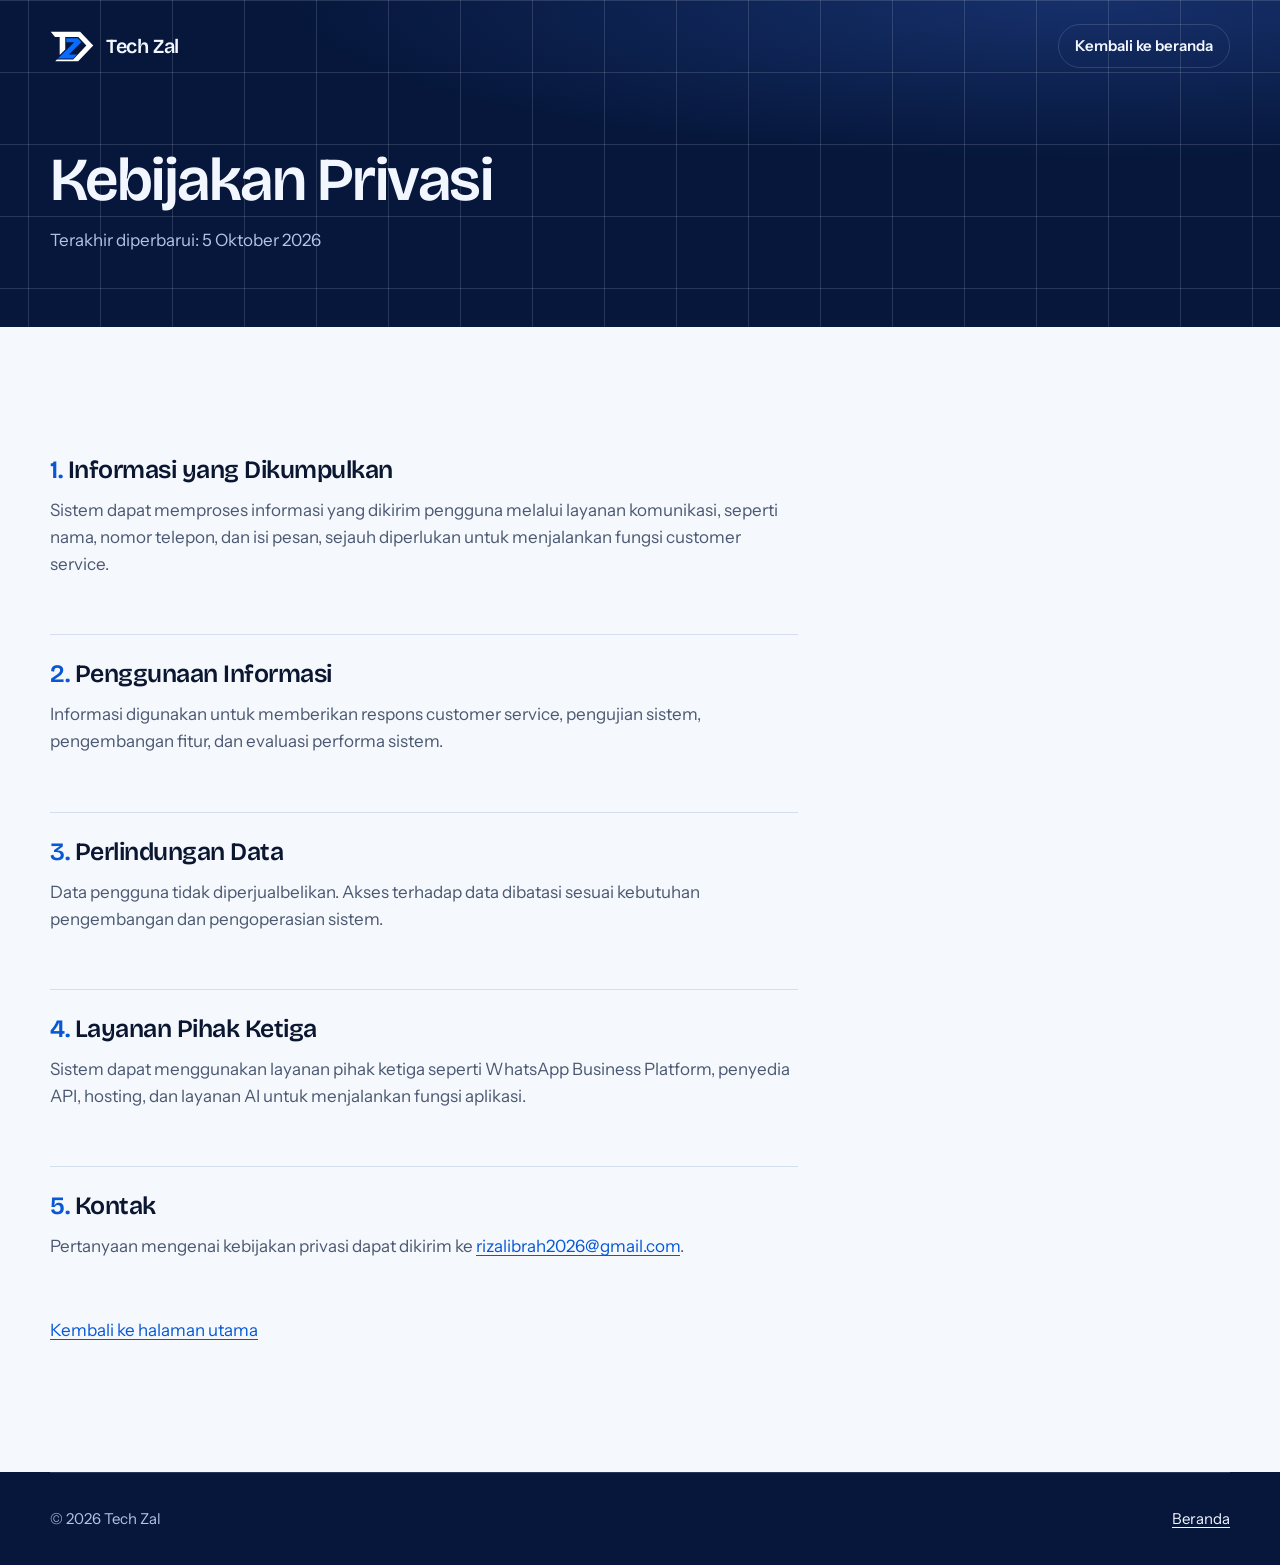
<file: privacy.html>
<!DOCTYPE html>
<html lang="id">
<head>
  <meta charset="UTF-8">
  <meta name="viewport" content="width=device-width, initial-scale=1.0">
  <title>Kebijakan Privasi — Tech Zal</title>
  <meta name="description" content="Kebijakan privasi Tech Zal: informasi yang diproses, penggunaannya, dan cara menghubungi kami.">
  <meta name="theme-color" content="#06173b">
  <link rel="icon" type="image/svg+xml" href="data:image/svg+xml,%3Csvg xmlns=%22http://www.w3.org/2000/svg%22 viewBox=%2213 11.650 138 138%22%3E%3Cstyle%3E.t%7Bfill:%23091e4d%7D%40media%28prefers-color-scheme:dark%29%7B.t%7Bfill:%23fff%7D%7D%3C/style%3E%3Cpolygon class=%22t%22 points=%2215,33.8 107.5,33.8 149,77.8 101.5,127.5 29,127.5 34.5,121.8 85.8,121.8 127.2,77.8 101.8,50.7 60.7,50.7 60.7,90.3 43.2,107.2 43.2,50.7 28.5,50.7%22/%3E%3Cpolygon fill=%22%230a6cff%22 points=%2264,55 100.5,55 111.3,67 72.2,105.8 97.7,105.8 85.7,118.3 37.5,118.3 89.3,67.2 64,67.200%22/%3E%3C/svg%3E">
  <link rel="preconnect" href="https://fonts.googleapis.com">
  <link rel="preconnect" href="https://fonts.gstatic.com" crossorigin>
  <link href="https://fonts.googleapis.com/css2?family=Bricolage+Grotesque:opsz,wght@12..96,500..700&family=Instrument+Sans:wght@400;500;600&display=swap" rel="stylesheet">
  <style>
/* Tech Zal
   Token: biru tua dan biru terang dari logo Tech Zal,
   spasi kelipatan 8, skala huruf 1.25. */

:root {
  /* warna */
  --navy-200: #a9c3f5;
  --navy-400: #7fa6f2;
  --navy-500: #24407f;
  --navy-600: #16306b;
  --navy-700: #091e4d;
  --navy-800: #06173b;
  --navy-900: #030c20;
  --blue-deep: #0858d6;
  --blue: #0a6cff;
  --blue-bright: #4d94ff;
  --mist: #f5f8fd;
  --sky: #e6eefc;
  --white: #ffffff;
  --ink: #0b1630;
  --ink-muted: #4b5871;
  --on-dark: #f2f6ff;
  --on-dark-muted: #b3c3e6;
  --rule: #d5deee;
  --rule-dark: rgba(242, 246, 255, 0.14);

  /* huruf */
  --font-display: "Bricolage Grotesque", "Segoe UI", system-ui, sans-serif;
  --font-body: "Instrument Sans", "Segoe UI", system-ui, sans-serif;
  --text-sm: 0.9375rem;
  --text-base: 1.0625rem;
  --text-lg: 1.25rem;
  --text-xl: 1.5625rem;
  --text-2xl: 1.9375rem;
  --text-3xl: 2.4375rem;

  /* spasi */
  --space-1: 4px;
  --space-2: 8px;
  --space-3: 12px;
  --space-4: 16px;
  --space-6: 24px;
  --space-8: 40px;
  --space-10: 56px;
  --space-12: 72px;
  --space-14: 96px;
  --space-16: 128px;

  --radius-sm: 4px;
  --radius-md: 12px;
  --radius-lg: 16px;
  --radius-xl: 24px;
  --duration: 200ms;
  --shadow-window: 0 40px 80px -32px rgba(3, 12, 32, 0.8), 0 0 0 1px rgba(242, 246, 255, 0.08);
}

*,
*::before,
*::after {
  box-sizing: border-box;
}

html {
  scroll-behavior: smooth;
  -webkit-text-size-adjust: 100%;
}

body {
  margin: 0;
  background: var(--mist);
  color: var(--ink);
  font-family: var(--font-body);
  font-size: var(--text-base);
  line-height: 1.6;
  -webkit-font-smoothing: antialiased;
}

h1,
h2,
h3,
p,
ol,
ul,
dl,
dd,
figure {
  margin: 0;
}

ol,
ul {
  padding: 0;
  list-style: none;
}

a {
  color: inherit;
}

:focus-visible {
  outline: 2px solid var(--blue-bright);
  outline-offset: 3px;
  border-radius: var(--radius-sm);
}

.band :focus-visible {
  outline-color: var(--blue-deep);
}

.band-dark :focus-visible {
  outline-color: var(--blue-bright);
}

[id] {
  scroll-margin-top: var(--space-6);
}

.container {
  width: min(1180px, 100% - 48px);
  margin-inline: auto;
}

.skip-link {
  position: absolute;
  left: var(--space-4);
  top: -100px;
  z-index: 50;
  padding: var(--space-3) var(--space-4);
  background: var(--white);
  color: var(--ink);
  border-radius: var(--radius-sm);
}

.skip-link:focus {
  top: var(--space-4);
}

.visually-hidden {
  position: absolute;
  width: 1px;
  height: 1px;
  overflow: hidden;
  clip-path: inset(50%);
  white-space: nowrap;
}

/* ---------- Judul ---------- */

.display {
  font-family: var(--font-display);
  font-weight: 600;
  font-size: clamp(2.5rem, 1.1rem + 5.6vw, 4.75rem);
  line-height: 1.04;
  letter-spacing: -0.025em;
  text-wrap: balance;
}

.title {
  font-family: var(--font-display);
  font-weight: 600;
  font-size: clamp(1.9375rem, 1.3rem + 2.6vw, 3.25rem);
  line-height: 1.08;
  letter-spacing: -0.03em;
  text-wrap: balance;
}

.lede {
  font-size: var(--text-lg);
  line-height: 1.5;
  max-width: 32em;
}

.prose {
  max-width: 60ch;
  color: var(--ink-muted);
}

/* ---------- Tombol ---------- */

.button {
  display: inline-flex;
  align-items: center;
  justify-content: center;
  min-height: 48px;
  padding: 0 var(--space-6);
  border: 1px solid transparent;
  border-radius: 999px;
  font-family: var(--font-body);
  font-size: var(--text-base);
  font-weight: 600;
  text-decoration: none;
  cursor: pointer;
  transition: background-color var(--duration) ease-out, color var(--duration) ease-out,
    border-color var(--duration) ease-out;
}

.button-blue {
  background: var(--blue);
  color: #ffffff;
}

.button-blue:hover {
  background: #0058e0;
}

.button-ghost {
  border-color: var(--rule-dark);
  color: var(--on-dark);
}

.button-ghost:hover {
  border-color: var(--on-dark);
}

.button-compact {
  min-height: 44px;
  padding: 0 var(--space-4);
  font-size: var(--text-sm);
}

/* ---------- Kepala halaman ---------- */

.masthead {
  background-color: var(--navy-800);
  background-image:
    linear-gradient(var(--rule-dark) 1px, transparent 1px),
    linear-gradient(90deg, var(--rule-dark) 1px, transparent 1px),
    radial-gradient(90% 70% at 85% 0%, var(--navy-600), transparent 70%);
  background-size: 72px 72px, 72px 72px, 100% 100%;
  background-position: center top;
  color: var(--on-dark);
  overflow: hidden;
}

.nav {
  display: flex;
  align-items: center;
  justify-content: space-between;
  gap: var(--space-6);
  padding-block: var(--space-6);
}

.brand {
  display: inline-flex;
  align-items: center;
  gap: var(--space-3);
  min-height: 44px;
  font-family: var(--font-display);
  font-size: var(--text-lg);
  font-weight: 600;
  letter-spacing: -0.02em;
  text-decoration: none;
  white-space: nowrap;
}

.brand svg {
  flex: none;
}

.nav-links {
  display: none;
  gap: var(--space-8);
  font-size: var(--text-sm);
  font-weight: 500;
}

.nav-links a {
  display: inline-flex;
  align-items: center;
  min-height: 44px;
  color: var(--on-dark-muted);
  text-decoration: none;
  transition: color var(--duration) ease-out;
}

.nav-links a:hover {
  color: var(--on-dark);
}

@media (min-width: 860px) {
  .nav-links {
    display: flex;
  }
}

/* ---------- Hero ---------- */

.hero {
  display: grid;
  gap: var(--space-10);
  padding-block: var(--space-10) var(--space-12);
}

.hero-copy .lede {
  margin-top: var(--space-6);
  color: var(--on-dark-muted);
}

.hero-actions {
  display: flex;
  flex-wrap: wrap;
  gap: var(--space-3);
  margin-top: var(--space-8);
}

@media (min-width: 960px) {
  .hero {
    grid-template-columns: minmax(0, 0.95fr) minmax(0, 1.05fr);
    align-items: center;
    gap: var(--space-12);
    padding-block: var(--space-12) var(--space-14);
  }
}

/* Contoh website yang bisa diatur */

.demo {
  --accent: #0a6cff;
  --accent-soft: #d6e6ff;
  display: grid;
  gap: var(--space-6);
  min-width: 0;
}

.demo:has(#warna-hijau:checked) {
  --accent: #1f9d6b;
  --accent-soft: #cdeedd;
}

.demo:has(#warna-koral:checked) {
  --accent: #f0643c;
  --accent-soft: #fbd9cd;
}

.demo:has(#warna-emas:checked) {
  --accent: #e0a100;
  --accent-soft: #fbeabf;
}

.controls {
  display: flex;
  flex-wrap: wrap;
  gap: var(--space-4) var(--space-6);
}

.control {
  min-width: 0;
  margin: 0;
  padding: 0;
  border: 0;
}

.control legend {
  margin-bottom: var(--space-2);
  padding: 0;
  font-size: var(--text-sm);
  color: var(--on-dark-muted);
}

.segmented {
  display: inline-flex;
  flex-wrap: wrap;
  gap: var(--space-1);
  padding: var(--space-1);
  border-radius: 22px;
  background: rgba(242, 246, 255, 0.08);
}

.segmented label,
.swatches label {
  position: relative;
  cursor: pointer;
}

.segmented input,
.swatches input,
.chips input {
  position: absolute;
  inset: 0;
  width: 100%;
  height: 100%;
  margin: 0;
  opacity: 0;
  cursor: pointer;
}

.segmented span {
  display: inline-flex;
  align-items: center;
  min-height: 36px;
  padding: 0 var(--space-3);
  border-radius: 999px;
  font-size: var(--text-sm);
  font-weight: 500;
  color: var(--on-dark-muted);
  transition: background-color var(--duration) ease-out, color var(--duration) ease-out;
}

.segmented label:hover span {
  color: var(--on-dark);
}

.segmented input:checked + span {
  background: var(--on-dark);
  color: var(--navy-900);
}

.segmented input:focus-visible + span,
.swatches input:focus-visible + span {
  outline: 2px solid var(--blue-bright);
  outline-offset: 3px;
}

.swatches {
  display: inline-flex;
  gap: var(--space-2);
  padding-block: var(--space-1);
}

.swatches label {
  display: grid;
  place-items: center;
  width: 36px;
  height: 36px;
}

.swatches span {
  width: 24px;
  height: 24px;
  border-radius: 50%;
  background: var(--swatch);
  transition: box-shadow var(--duration) ease-out;
}

.swatches input:checked + span {
  box-shadow: 0 0 0 3px var(--navy-800), 0 0 0 5px var(--on-dark);
}

.stage {
  display: grid;
  place-items: center;
  min-height: 340px;
}

.window {
  width: 100%;
  max-width: 520px;
  background: var(--white);
  border-radius: var(--radius-xl);
  box-shadow: var(--shadow-window);
  overflow: hidden;
  transition: max-width 320ms ease-out;
}

.demo:has(#layar-ponsel:checked) .window {
  max-width: 248px;
}

.window-bar {
  display: flex;
  align-items: center;
  gap: var(--space-2);
  padding: var(--space-3) var(--space-4);
  background: var(--sky);
}

.window-dot {
  width: 10px;
  height: 10px;
  border-radius: 50%;
  background: var(--navy-200);
}

.window-address {
  flex: 1;
  height: 20px;
  margin-left: var(--space-3);
  border-radius: 999px;
  background: var(--white);
}

.window-body {
  container-type: inline-size;
  padding: var(--space-6);
}

.mock {
  display: none;
  gap: var(--space-6);
}

.mock-profil {
  display: grid;
}

.demo:has(#jenis-landing:checked) .mock-profil,
.demo:has(#jenis-toko:checked) .mock-profil {
  display: none;
}

.demo:has(#jenis-landing:checked) .mock-landing,
.demo:has(#jenis-toko:checked) .mock-toko {
  display: grid;
}

.mock-row {
  display: flex;
  align-items: center;
  gap: var(--space-3);
}

.mock-main {
  display: grid;
  grid-template-columns: 1.2fr 1fr;
  gap: var(--space-6);
  align-items: center;
}

.mock-stack {
  display: grid;
  gap: var(--space-3);
  justify-items: start;
}

.mock-center {
  display: grid;
  gap: var(--space-3);
  justify-items: center;
  padding-block: var(--space-4);
}

.mock-tiles {
  display: grid;
  grid-template-columns: repeat(3, 1fr);
  gap: var(--space-3);
}

.mock-product {
  display: grid;
  gap: var(--space-2);
}

@container (max-width: 240px) {
  .mock-main {
    grid-template-columns: 1fr;
  }

  .mock-tiles {
    grid-template-columns: repeat(2, 1fr);
  }

  .piece-link {
    display: none;
  }
}

.piece {
  display: block;
  height: 10px;
  border-radius: 999px;
  background-color: var(--sky);
  outline: 1.5px dashed transparent;
  outline-offset: -1.5px;
  animation: build 600ms ease-out backwards;
  animation-delay: calc(120ms + var(--i, 0) * 110ms);
  transition: background-color var(--duration) ease-out;
}

.piece-logo {
  width: 22px;
  height: 22px;
  border-radius: 7px;
  background-color: var(--accent);
}

.piece-link {
  width: 34px;
}

.piece-push {
  margin-left: auto;
}

.piece-chip {
  width: 58px;
  height: 22px;
  background-color: var(--ink);
}

.piece-head {
  width: 100%;
  height: 20px;
  border-radius: 6px;
  background-color: var(--ink);
}

.piece-head-short {
  width: 64%;
}

.piece-text {
  width: 90%;
  height: 8px;
}

.piece-text-short {
  width: 70%;
}

.piece-cta {
  width: 96px;
  height: 30px;
  margin-top: var(--space-2);
  background-color: var(--accent);
}

.piece-art {
  width: 100%;
  height: auto;
  aspect-ratio: 1 / 1;
  border-radius: var(--radius-lg);
  background-color: var(--accent);
}

.piece-tile {
  height: 56px;
  border-radius: var(--radius-md);
}

.piece-soft {
  background-color: var(--accent-soft);
}

.piece-band {
  height: 72px;
  border-radius: var(--radius-md);
  background-color: var(--accent-soft);
}

.piece-photo {
  height: auto;
  aspect-ratio: 4 / 3;
  border-radius: var(--radius-md);
  background-color: var(--accent-soft);
}

.piece-price {
  width: 40%;
  height: 8px;
  background-color: var(--accent);
}

@keyframes build {
  from {
    background-color: transparent;
    outline-color: var(--navy-400);
  }
}

.demo-foot {
  display: flex;
  flex-wrap: wrap;
  align-items: center;
  justify-content: space-between;
  gap: var(--space-4);
}

.demo-note {
  display: none;
  flex: 1 1 16rem;
  max-width: 30em;
  color: var(--on-dark-muted);
}

.demo-note-profil {
  display: block;
}

.demo:has(#jenis-landing:checked) .demo-note-profil,
.demo:has(#jenis-toko:checked) .demo-note-profil {
  display: none;
}

.demo:has(#jenis-landing:checked) .demo-note-landing,
.demo:has(#jenis-toko:checked) .demo-note-toko {
  display: block;
}

/* ---------- Bagian ---------- */

.band {
  padding-block: var(--space-12);
}

.band-tint {
  background: var(--sky);
}

.band-dark {
  background: var(--navy-800);
  color: var(--on-dark);
}

@media (min-width: 960px) {
  .band {
    padding-block: var(--space-16);
  }
}

.band-head {
  display: grid;
  gap: var(--space-4);
  margin-bottom: var(--space-10);
}

@media (min-width: 960px) {
  .band-head {
    grid-template-columns: minmax(0, 1.1fr) minmax(0, 0.9fr);
    gap: var(--space-12);
    align-items: end;
  }
}

/* Layanan */

.services {
  border-top: 2px solid var(--ink);
}

.service {
  display: grid;
  gap: var(--space-4);
  padding-block: var(--space-8);
  border-bottom: 1px solid var(--rule);
}

.service h3 {
  font-family: var(--font-display);
  font-size: var(--text-2xl);
  font-weight: 600;
  line-height: 1.1;
  letter-spacing: -0.025em;
}

.service p {
  color: var(--ink-muted);
}

.tags {
  display: flex;
  flex-wrap: wrap;
  gap: var(--space-2);
}

.tags li {
  padding: var(--space-1) var(--space-3);
  border: 1px solid var(--rule);
  border-radius: 999px;
  background: var(--white);
  font-size: var(--text-sm);
  font-weight: 500;
}

@media (min-width: 860px) {
  .service {
    grid-template-columns: minmax(0, 0.8fr) minmax(0, 1fr) minmax(0, 0.9fr);
    gap: var(--space-8);
    align-items: start;
  }

  .tags {
    justify-content: flex-end;
  }
}

/* Cara kerja */

.steps {
  display: grid;
  gap: var(--space-4);
  counter-reset: step;
}

.step {
  padding: var(--space-6);
  background: var(--white);
  border-radius: var(--radius-lg);
  counter-increment: step;
}

.step::before {
  content: counter(step);
  display: grid;
  place-items: center;
  width: 40px;
  height: 40px;
  border-radius: 50%;
  background: var(--navy-700);
  color: var(--on-dark);
  font-family: var(--font-display);
  font-size: var(--text-lg);
  font-weight: 600;
}

.step h3 {
  margin-top: var(--space-6);
  font-family: var(--font-display);
  font-size: var(--text-xl);
  font-weight: 600;
  line-height: 1.2;
  letter-spacing: -0.02em;
}

.step p {
  margin-top: var(--space-2);
  color: var(--ink-muted);
}

@media (min-width: 640px) {
  .steps {
    grid-template-columns: repeat(2, minmax(0, 1fr));
  }
}

@media (min-width: 1040px) {
  .steps {
    grid-template-columns: repeat(4, minmax(0, 1fr));
  }
}

/* Tanya jawab */

.faq {
  max-width: 820px;
  border-top: 2px solid var(--ink);
}

.faq details {
  border-bottom: 1px solid var(--rule);
}

.faq summary {
  display: flex;
  align-items: center;
  justify-content: space-between;
  gap: var(--space-6);
  min-height: 72px;
  padding-block: var(--space-4);
  font-family: var(--font-display);
  font-size: var(--text-lg);
  font-weight: 600;
  line-height: 1.25;
  letter-spacing: -0.015em;
  list-style: none;
  cursor: pointer;
  transition: color var(--duration) ease-out;
}

.faq summary::-webkit-details-marker {
  display: none;
}

.faq summary:hover {
  color: var(--blue-deep);
}

.faq summary svg {
  flex: none;
  transition: transform var(--duration) ease-out;
}

.faq details[open] summary svg {
  transform: rotate(45deg);
}

.faq details p {
  max-width: 60ch;
  padding-bottom: var(--space-6);
  color: var(--ink-muted);
}

/* Kontak */

.contact {
  display: grid;
  gap: var(--space-10);
}

.contact .lede {
  margin-top: var(--space-6);
  color: var(--on-dark-muted);
}

.contact-list {
  margin-top: var(--space-8);
  border-top: 1px solid var(--rule-dark);
}

.contact-row {
  display: grid;
  grid-template-columns: 5.5rem minmax(0, 1fr);
  gap: var(--space-4);
  padding-block: var(--space-4);
  border-bottom: 1px solid var(--rule-dark);
}

.contact-row dt {
  color: var(--on-dark-muted);
}

.contact-row dd {
  overflow-wrap: anywhere;
}

.contact-row a {
  text-decoration-color: var(--blue-bright);
  text-underline-offset: 0.2em;
  transition: color var(--duration) ease-out;
}

.contact-row a:hover {
  color: var(--blue-bright);
}

@media (min-width: 960px) {
  .contact {
    grid-template-columns: minmax(0, 1fr) minmax(0, 1fr);
    gap: var(--space-14);
    align-items: start;
  }
}

.brief {
  display: grid;
  gap: var(--space-6);
  padding: var(--space-6);
  background: var(--white);
  color: var(--ink);
  border-radius: var(--radius-xl);
}

.brief :focus-visible {
  outline-color: var(--blue-deep);
}

.brief fieldset {
  min-width: 0;
  margin: 0;
  padding: 0;
  border: 0;
}

.brief legend,
.field label {
  display: block;
  margin-bottom: var(--space-2);
  padding: 0;
  font-weight: 600;
}

.chips {
  display: flex;
  flex-wrap: wrap;
  gap: var(--space-2);
}

.chips label {
  position: relative;
  cursor: pointer;
}

.chips span {
  display: inline-flex;
  align-items: center;
  min-height: 44px;
  padding: 0 var(--space-4);
  border: 1px solid var(--rule);
  border-radius: 999px;
  font-weight: 500;
  transition: background-color var(--duration) ease-out, color var(--duration) ease-out,
    border-color var(--duration) ease-out;
}

.chips label:hover span {
  border-color: var(--navy-700);
}

.chips input:checked + span {
  background: var(--navy-700);
  border-color: var(--navy-700);
  color: var(--on-dark);
}

.chips input:focus-visible + span {
  outline: 2px solid var(--blue-deep);
  outline-offset: 3px;
}

.field input,
.field textarea {
  display: block;
  width: 100%;
  padding: var(--space-3) var(--space-4);
  border: 1px solid #8e9bb8;
  border-radius: var(--radius-md);
  background: var(--white);
  color: var(--ink);
  font: inherit;
  transition: border-color var(--duration) ease-out;
}

.field input {
  min-height: 48px;
}

.field textarea {
  min-height: 132px;
  resize: vertical;
}

.field input:hover,
.field textarea:hover {
  border-color: var(--navy-700);
}

.field [aria-invalid="true"] {
  border-color: #b3261e;
}

.field-error {
  margin-top: var(--space-2);
  font-size: var(--text-sm);
  color: #b3261e;
}

.field-error:empty {
  display: none;
}

.button-navy {
  background: var(--navy-700);
  color: var(--on-dark);
}

.button-navy:hover {
  background: var(--navy-500);
}

.brief-status {
  color: var(--ink-muted);
}

.brief-status:empty {
  display: none;
}

@media (min-width: 640px) {
  .brief {
    padding: var(--space-8);
  }
}

.text-link {
  color: var(--blue-deep);
  text-underline-offset: 0.2em;
  transition: color var(--duration) ease-out;
}

.text-link:hover {
  color: var(--navy-700);
}

/* ---------- Kaki halaman ---------- */

.footer {
  background: var(--navy-800);
  color: var(--on-dark-muted);
  font-size: var(--text-sm);
}

.footer-inner {
  display: flex;
  flex-wrap: wrap;
  align-items: center;
  justify-content: space-between;
  gap: var(--space-2) var(--space-6);
  padding-block: var(--space-6);
  border-top: 1px solid var(--rule-dark);
}

.footer a {
  display: inline-flex;
  align-items: center;
  min-height: 44px;
  color: var(--on-dark);
  text-underline-offset: 0.2em;
  transition: color var(--duration) ease-out;
}

.footer a:hover {
  color: var(--blue-bright);
}

/* ---------- Halaman kebijakan ---------- */

.page-head {
  padding-block: var(--space-10) var(--space-12);
}

.page-head .display {
  font-size: clamp(2.4375rem, 1.4rem + 4vw, 3.8125rem);
}

.page-head p {
  margin-top: var(--space-4);
  color: var(--on-dark-muted);
}

.policy {
  max-width: 68ch;
  counter-reset: clause;
}

.policy h2 {
  margin-top: var(--space-10);
  padding-top: var(--space-6);
  border-top: 1px solid var(--rule);
  font-family: var(--font-display);
  font-size: var(--text-xl);
  font-weight: 600;
  line-height: 1.2;
  letter-spacing: -0.02em;
  counter-increment: clause;
}

.policy h2::before {
  content: counter(clause) ". ";
  color: var(--blue-deep);
}

.policy h2:first-child {
  margin-top: 0;
  padding-top: 0;
  border-top: 0;
}

.policy p {
  margin-top: var(--space-3);
  color: var(--ink-muted);
}

.policy .back {
  margin-top: var(--space-10);
}

/* ---------- Animasi interaksi ---------- */

:root {
  --ease-out: cubic-bezier(0.22, 1, 0.36, 1);
}

/* Masuk halaman: teks hero lalu contoh website, berurutan */

.hero-copy > *,
.demo {
  animation: rise 800ms var(--ease-out) backwards;
}

.hero-copy > :nth-child(2) { animation-delay: 90ms; }
.hero-copy > :nth-child(3) { animation-delay: 180ms; }
.demo { animation-delay: 260ms; }

@keyframes rise {
  from {
    opacity: 0;
    transform: translateY(18px);
  }
}

/* Muncul saat digulir (kelas dipasang oleh skrip di akhir halaman) */

.reveal.reveal {
  opacity: 0;
  transform: translateY(20px);
  transition: opacity 700ms var(--ease-out), transform 700ms var(--ease-out);
  transition-delay: calc(var(--order, 0) * 80ms);
}

.reveal.reveal.is-visible {
  opacity: 1;
  transform: none;
}

/* Tombol dan pilihan: terangkat saat disorot, menekan saat diklik */

.button {
  transition: background-color var(--duration) ease-out, color var(--duration) ease-out,
    border-color var(--duration) ease-out, transform var(--duration) var(--ease-out),
    box-shadow var(--duration) ease-out;
}

.button:hover {
  transform: translateY(-2px);
}

.button-blue:hover {
  box-shadow: 0 10px 26px -8px rgba(10, 108, 255, 0.75);
}

.button-navy:hover {
  box-shadow: 0 10px 24px -12px rgba(9, 30, 77, 0.7);
}

.button:active {
  transform: translateY(0) scale(0.97);
  transition-duration: 80ms;
}

.segmented span,
.chips span {
  transition: background-color 260ms var(--ease-out), color 260ms var(--ease-out),
    border-color 260ms var(--ease-out), transform var(--duration) var(--ease-out);
}

.segmented label:active span,
.chips label:active span {
  transform: scale(0.95);
}

.swatches span {
  transition: box-shadow 260ms var(--ease-out), transform var(--duration) var(--ease-out);
}

.swatches label:hover span {
  transform: scale(1.15);
}

.swatches label:active span {
  transform: scale(0.92);
}

/* Navigasi: garis bawah tumbuh dari kiri */

.nav-links a {
  position: relative;
}

.nav-links a::after {
  content: "";
  position: absolute;
  left: 0;
  right: 0;
  bottom: 8px;
  height: 1.5px;
  background: var(--blue-bright);
  transform: scaleX(0);
  transform-origin: left;
  transition: transform 320ms var(--ease-out);
}

.nav-links a:hover::after,
.nav-links a:focus-visible::after {
  transform: scaleX(1);
}

/* Contoh website: jendela dan keterangan berganti dengan halus */

.window {
  transition: max-width 520ms var(--ease-out), border-radius 520ms var(--ease-out);
}

.demo:has(#layar-ponsel:checked) .window {
  border-radius: 30px;
}

.piece {
  transition: background-color 420ms var(--ease-out);
}

.demo-note {
  animation: note-in 420ms var(--ease-out);
}

@keyframes note-in {
  from {
    opacity: 0;
    transform: translateY(6px);
  }
}

/* Baris layanan dan kartu langkah */

.service h3 {
  transition: transform 320ms var(--ease-out), color 320ms var(--ease-out);
}

.service:hover h3 {
  color: var(--blue-deep);
  transform: translateX(6px);
}

.tags li {
  transition: border-color 320ms var(--ease-out), background-color 320ms var(--ease-out);
}

.service:hover .tags li {
  border-color: var(--navy-200);
  background: var(--sky);
}

.step {
  transition: transform 320ms var(--ease-out), box-shadow 320ms var(--ease-out);
}

.step:hover {
  transform: translateY(-4px);
  box-shadow: 0 18px 32px -22px rgba(9, 30, 77, 0.55);
}

/* Tanya jawab: membuka dan menutup dengan tinggi yang bergerak */

@supports (interpolate-size: allow-keywords) {
  .faq {
    interpolate-size: allow-keywords;
  }

  .faq details::details-content {
    block-size: 0;
    overflow: clip;
    transition: block-size 380ms var(--ease-out), content-visibility 380ms allow-discrete;
  }

  .faq details[open]::details-content {
    block-size: auto;
  }
}

.faq details[open] p {
  animation: answer-in 380ms var(--ease-out);
}

@keyframes answer-in {
  from {
    opacity: 0;
    transform: translateY(-6px);
  }
}

.faq summary svg {
  transition: transform 320ms var(--ease-out);
}

/* Formulir: fokus, pesan kesalahan, dan status */

.field input,
.field textarea {
  transition: border-color var(--duration) ease-out, box-shadow 260ms var(--ease-out);
}

.field input:focus,
.field textarea:focus {
  outline: none;
  border-color: var(--blue-deep);
  box-shadow: 0 0 0 4px rgba(10, 108, 255, 0.22);
}

.field [aria-invalid="true"]:focus {
  border-color: #b3261e;
  box-shadow: 0 0 0 4px rgba(179, 38, 30, 0.18);
}

.field-error:not(:empty),
.brief-status:not(:empty) {
  animation: answer-in 280ms var(--ease-out);
}

.field [aria-invalid="true"] {
  animation: nudge 320ms ease-out;
}

@keyframes nudge {
  30% { transform: translateX(-5px); }
  60% { transform: translateX(4px); }
}

/* ---------- Gerak ---------- */

@media (prefers-reduced-motion: reduce) {
  html {
    scroll-behavior: auto;
  }

  *,
  *::before,
  *::after {
    animation: none !important;
    transition: none !important;
  }

  .reveal.reveal {
    opacity: 1;
    transform: none;
  }

  .button:hover,
  .step:hover,
  .service:hover h3,
  .swatches label:hover span {
    transform: none;
  }

  .piece {
    animation: none;
    transition: none;
  }

  .window,
  .segmented span,
  .swatches span,
  .chips span,
  .faq summary,
  .faq summary svg,
  .field input,
  .field textarea {
    transition: none;
  }

  .button,
  .nav-links a,
  .text-link,
  .contact-row a,
  .footer a {
    transition: none;
  }
}
  </style>
</head>
<body>
  <a class="skip-link" href="#konten">Langsung ke konten</a>

  <header class="masthead">
    <div class="container">
      <nav class="nav" aria-label="Navigasi utama">
        <a class="brand" href="index.html" aria-label="Tech Zal, beranda">
          <svg class="brand-mark" width="44" height="31" viewBox="13 31.8 138 97.7" aria-hidden="true">
            <polygon fill="#ffffff" points="15,33.8 107.5,33.8 149,77.8 101.5,127.5 29,127.5 34.5,121.8 85.8,121.8 127.2,77.8 101.8,50.7 60.7,50.7 60.7,90.3 43.2,107.2 43.2,50.7 28.5,50.7"/>
            <polygon fill="#0a6cff" points="64,55 100.5,55 111.3,67 72.2,105.8 97.7,105.8 85.7,118.3 37.5,118.3 89.3,67.2 64,67.200"/>
          </svg>
          <span>Tech Zal</span>
        </a>
        <a class="button button-ghost button-compact" href="index.html">Kembali ke beranda</a>
      </nav>

      <div class="page-head">
        <h1 class="display">Kebijakan Privasi</h1>
        <p>Terakhir diperbarui: 5 Oktober 2026</p>
      </div>
    </div>
  </header>

  <main id="konten" class="band">
    <div class="container">
      <div class="policy">
        <h2>Informasi yang Dikumpulkan</h2>
        <p>
          Sistem dapat memproses informasi yang dikirim pengguna melalui layanan komunikasi,
          seperti nama, nomor telepon, dan isi pesan, sejauh diperlukan untuk menjalankan fungsi customer service.
        </p>

        <h2>Penggunaan Informasi</h2>
        <p>
          Informasi digunakan untuk memberikan respons customer service, pengujian sistem,
          pengembangan fitur, dan evaluasi performa sistem.
        </p>

        <h2>Perlindungan Data</h2>
        <p>
          Data pengguna tidak diperjualbelikan. Akses terhadap data dibatasi sesuai kebutuhan pengembangan
          dan pengoperasian sistem.
        </p>

        <h2>Layanan Pihak Ketiga</h2>
        <p>
          Sistem dapat menggunakan layanan pihak ketiga seperti WhatsApp Business Platform,
          penyedia API, hosting, dan layanan AI untuk menjalankan fungsi aplikasi.
        </p>

        <h2>Kontak</h2>
        <p>
          Pertanyaan mengenai kebijakan privasi dapat dikirim ke
          <a class="text-link" href="mailto:rizalibrah2026@gmail.com">rizalibrah2026@gmail.com</a>.
        </p>

        <p class="back"><a class="text-link" href="index.html">Kembali ke halaman utama</a></p>
      </div>
    </div>
  </main>

  <footer class="footer">
    <div class="container footer-inner">
      <span>© 2026 Tech Zal</span>
      <a href="index.html">Beranda</a>
    </div>
  </footer>
</body>
</html>
</file>
